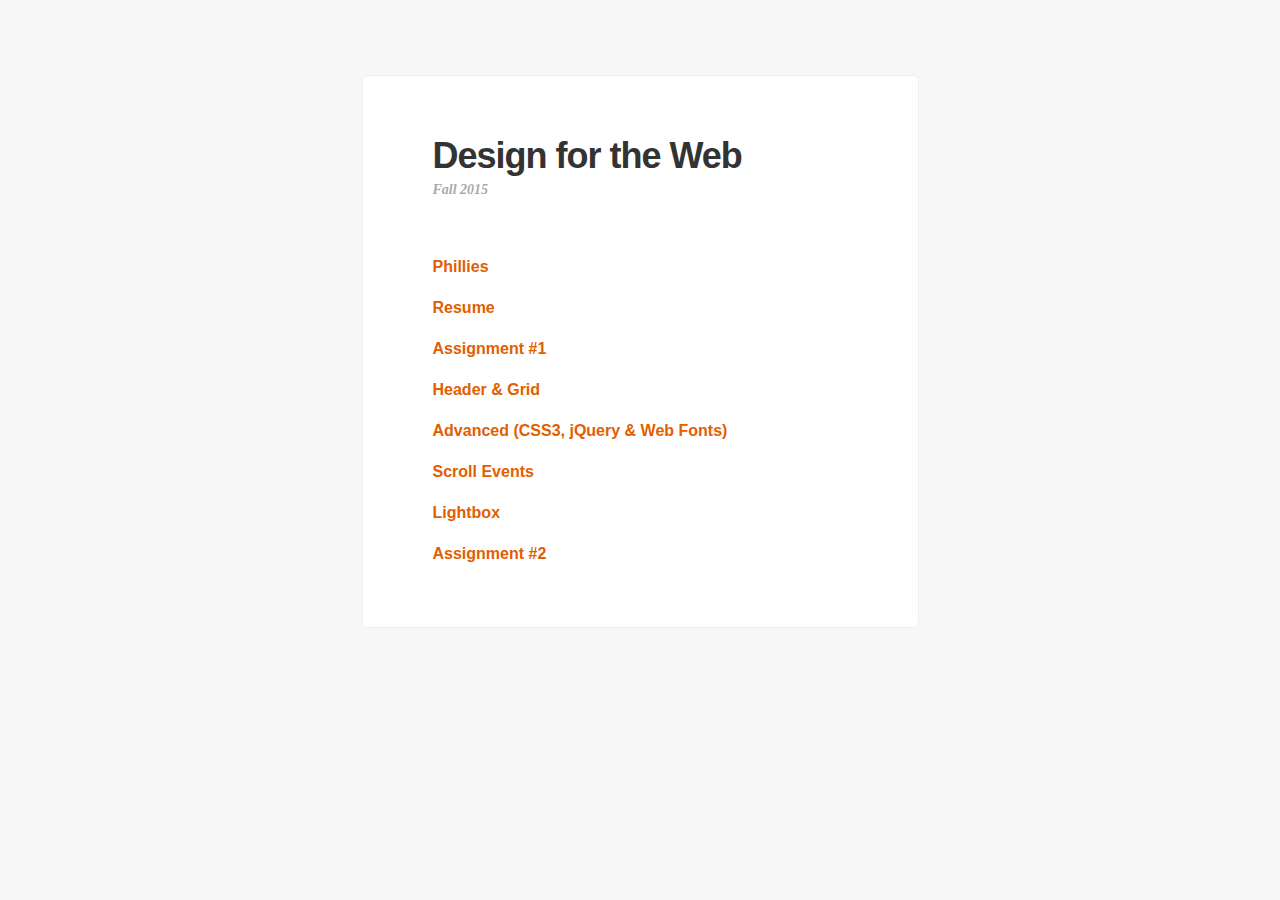
<file: index.html>
<!doctype html>
<html>
	<head>
		<title>Designing for the Web | Fall 2015</title>
		<style tylpe='text/css'>

			body{
				background: #f7f7f7;
				font-family: 'Helvetica', Arial, sans-serif;
				color:#333333;
				font-size:16px;
				line-height:1.0;
				font-weight: bold; 
			}

			a {
				text-decoration: none;
				color: #E25E00;
			}

			a:hover {
				opacity: .5px;
			}

			div{
				margin: 75px auto;
				max-width: 415px;
				background:#FFFFFF;
				padding: 60px 70px 40px 70px;
				border-radius: 5px;
				border: 1px solid #EEEEEE;
			}

			h1{
				font-size: 36px;
				line-height: 1.1;
				margin: 0;
				letter-spacing: -1px;

			}

			h2{
				font-size:14px;
				font-family: Georgia, serif;
				color:#AAAAAA;
				line-height: 2.0;
				font-style: italic;
				margin: 0 0 55px 0; 
			}
			ul{
				list-style-type: none;
				padding:0;
				margin: 0;
			}
			li{
				padding-bottom: 25px;

			}



		</style>
			</head>
	<body>
	<div>
		<h1>Design for the Web</h1>
		<h2> Fall 2015</h2>


		<ul>
			<li><a href='/phillies/index2'>Phillies</a></li>
			<li><a href='/Resume/index2'>Resume</a></li>
			<li><a href='/Assignment1'>Assignment #1</a></li>
			<li><a href='/header'>Header &amp; Grid</a></li>
			<li><a href='/Week12-PracticeCode/web-fonts'>Advanced (CSS3, jQuery &amp; Web Fonts)</a></li>
			<li><a href='/Week10-Assets/scrolling'>Scroll Events</a></li>
			<li><a href='/Week12-PracticeCode/lightbox'>Lightbox</a></li>
			<li><a href='/Assignment2/index1'>Assignment #2</a></li>
			
		<!--h-->

		</ul>


	</div>
	</body>












</html>
</file>
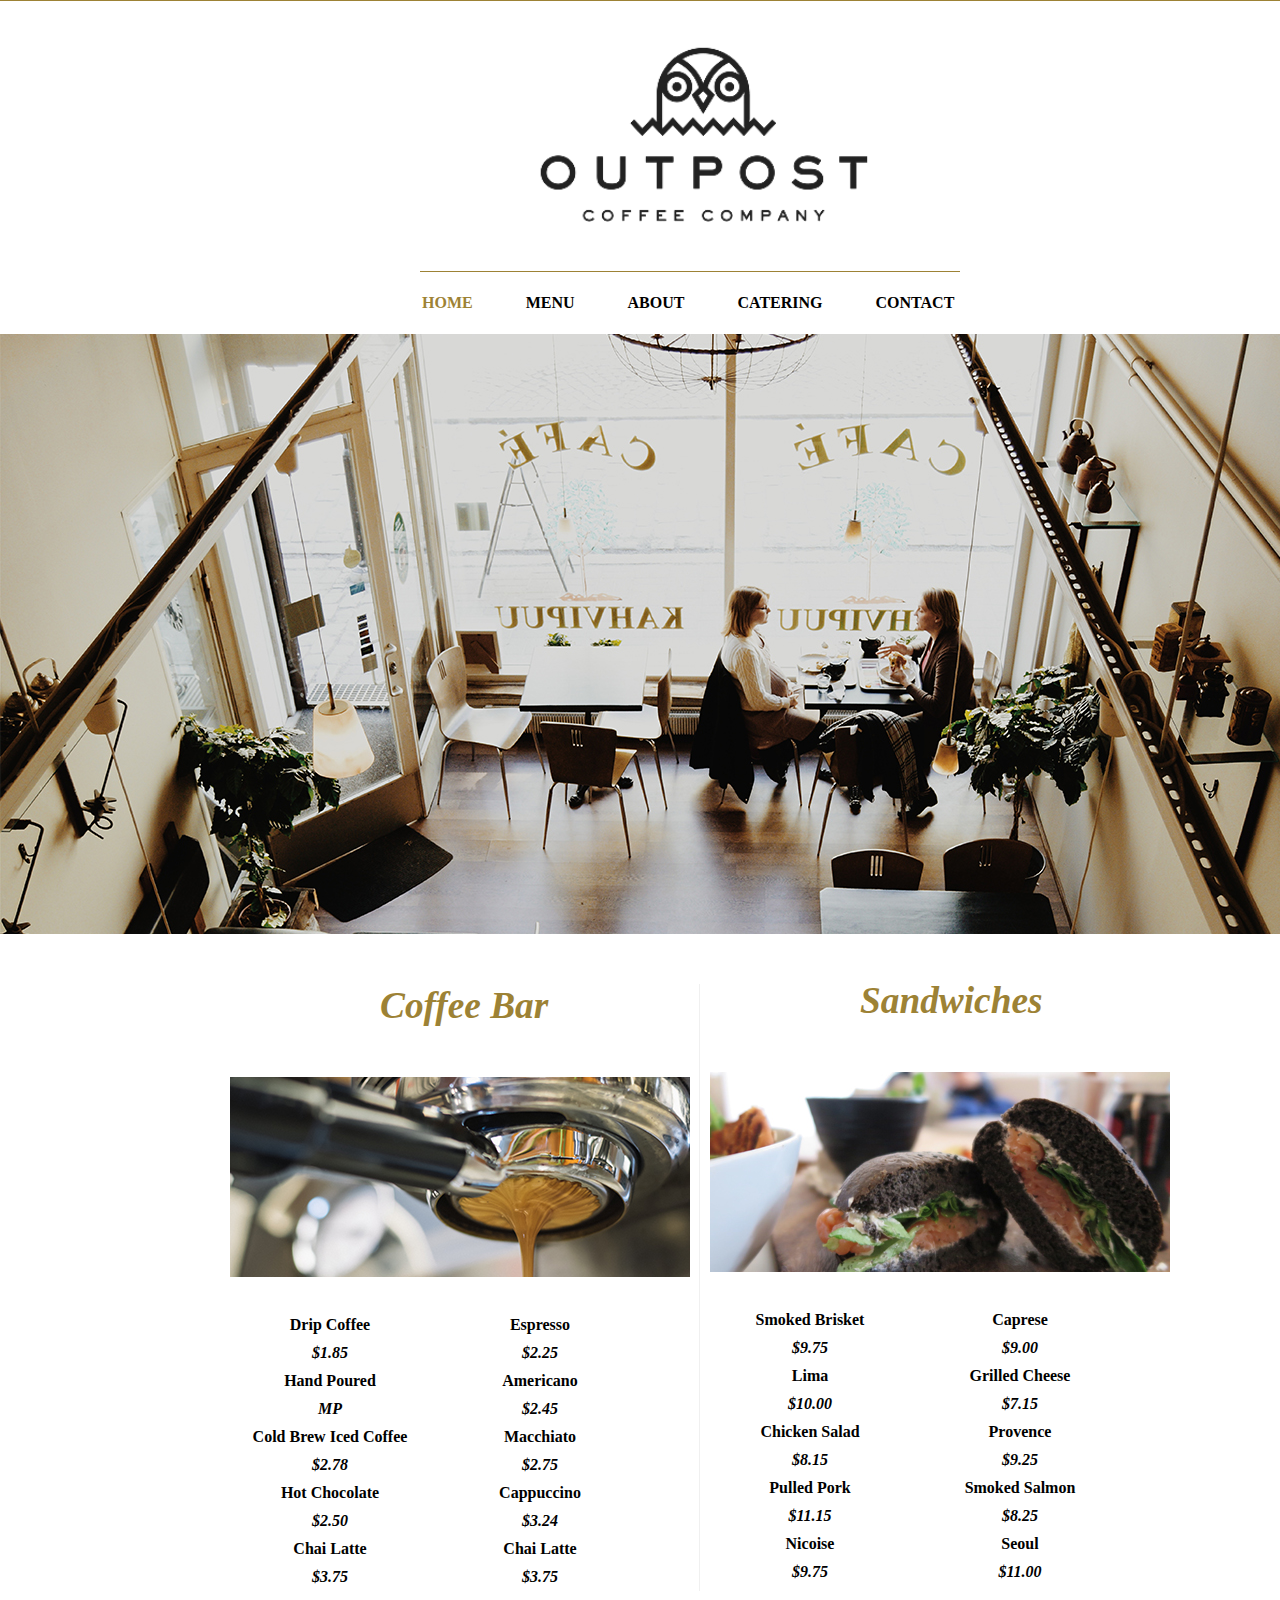
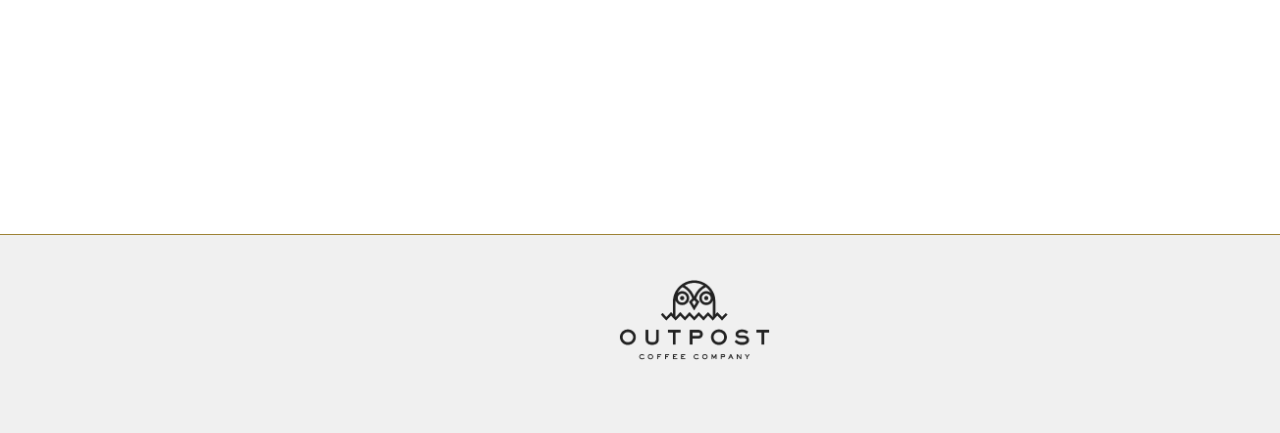
<file: Assignment1/index.html>
<!doctype html>
<html>
	<head>
	<title>Assignment One</title>
		<link type="text/css" href="Files/css/styles.css" rel="stylesheet" />
	</head>
<!--assignment one-->


<body>
	<header>
			<div class='logo'>
				<img src="Files/images/outpost-logo.png" alt='Outpost Coffee' style='width: 350px;'/> 
			</div>
			
			<div class='navigation'>
				<table class='navbar'>
					<tr class='website'>
						<td><a class='website' href='https://cjmills.github.io' target='_blank'><span class='home'>HOME</span></a> </td>
						<td><a class='website' href='https://cjmills.github.io' target='_blank'>MENU</a></td>
						<td><a class='website' href='https://cjmills.github.io' target='_blank'>ABOUT</a></td>
						<td><a class='website' href='https://cjmills.github.io' target='_blank'>CATERING</a></td>
						<td><a class='website' href='https://cjmills.github.io' target='_blank'>CONTACT</a></td>
				
				</table>


			</div>
		</header>
		<body>
			<div class="mainpic">
			<img src="Files/images/coffeeshop-hero.jpg" alt='Outpost Coffee' style= 'width: 100%;'/>
			</div>
<div class='fix'> <!-- master div to fix sandwich's drifting-->
			<div class='drinks'>
				<h2> Coffee Bar
				</h2>
				<div class='product'>
					<img src="Files/images/coffee-bar.jpg" alt='Coffee'/>
				</div>
				<div class='menu_left'>
					<ul>
						<li class='item'>Drip Coffee</li>
						<li class='price'>$1.85</li>
						<li class='item'>Hand Poured</li>
						<li class='price'>MP</li>
						<li class='item'>Cold Brew Iced Coffee</li>
						<li class='price'>$2.78</li>
						<li class='item'>Hot Chocolate</li>
						<li class='price'>$2.50</li>
						<li class='item'>Chai Latte</li>
						<li class='price'>$3.75</li>

					</ul>
				</div>
					<div class='menu_right'>
					<ul>
						<li class='item'>Espresso</li>
						<li class='price'>$2.25</li>
						<li class='item'>Americano</li>
						<li class='price'>$2.45</li>
						<li class='item'>Macchiato</li>
						<li class='price'>$2.75</li>
						<li class='item'>Cappuccino</li>
						<li class='price'>$3.24</li>
						<li class='item'>Chai Latte</li>
						<li class='price'>$3.75</li>

					</ul>
				</div>
			</div>
				<div class='food'>
					<h2> Sandwiches
					</h2>
					<div class='product'>
						<img src="Files/images/sandwiches.jpg" alt='Coffee'/>
					</div>
				<div class='menu_left'>
					<ul>
						<li class='item'>Smoked Brisket</li>
						<li class='price'>$9.75</li>
						<li class='item'>Lima</li>
						<li class='price'>$10.00</li>
						<li class='item'>Chicken Salad</li>
						<li class='price'>$8.15</li>
						<li class='item'>Pulled Pork</li>
						<li class='price'>$11.15</li>
						<li class='item'>Nicoise</li>
						<li class='price'>$9.75</li>

					</ul>
				</div>
					<div class='menu_right'>
						<ul>
							<li class='item'>Caprese</li>
							<li class='price'>$9.00</li>
							<li class='item'>Grilled Cheese</li>
							<li class='price'>$7.15</li>
							<li class='item'>Provence</li>
							<li class='price'>$9.25</li>
							<li class='item'>Smoked Salmon</li>
							<li class='price'>$8.25</li>
							<li class='item'>Seoul</li>
							<li class='price'>$11.00</li>

						</ul>
					</div>
				</div>
			
</div>

			<div class="bottombox">
				<div class="tinypic">
				<img src="Files/images/outpost-logo.png" alt='Outpost Coffee' style= 'width: 160px;';/>
				</div>
				<br/>
			</div>


		</body>

</body>
</html>
</file>
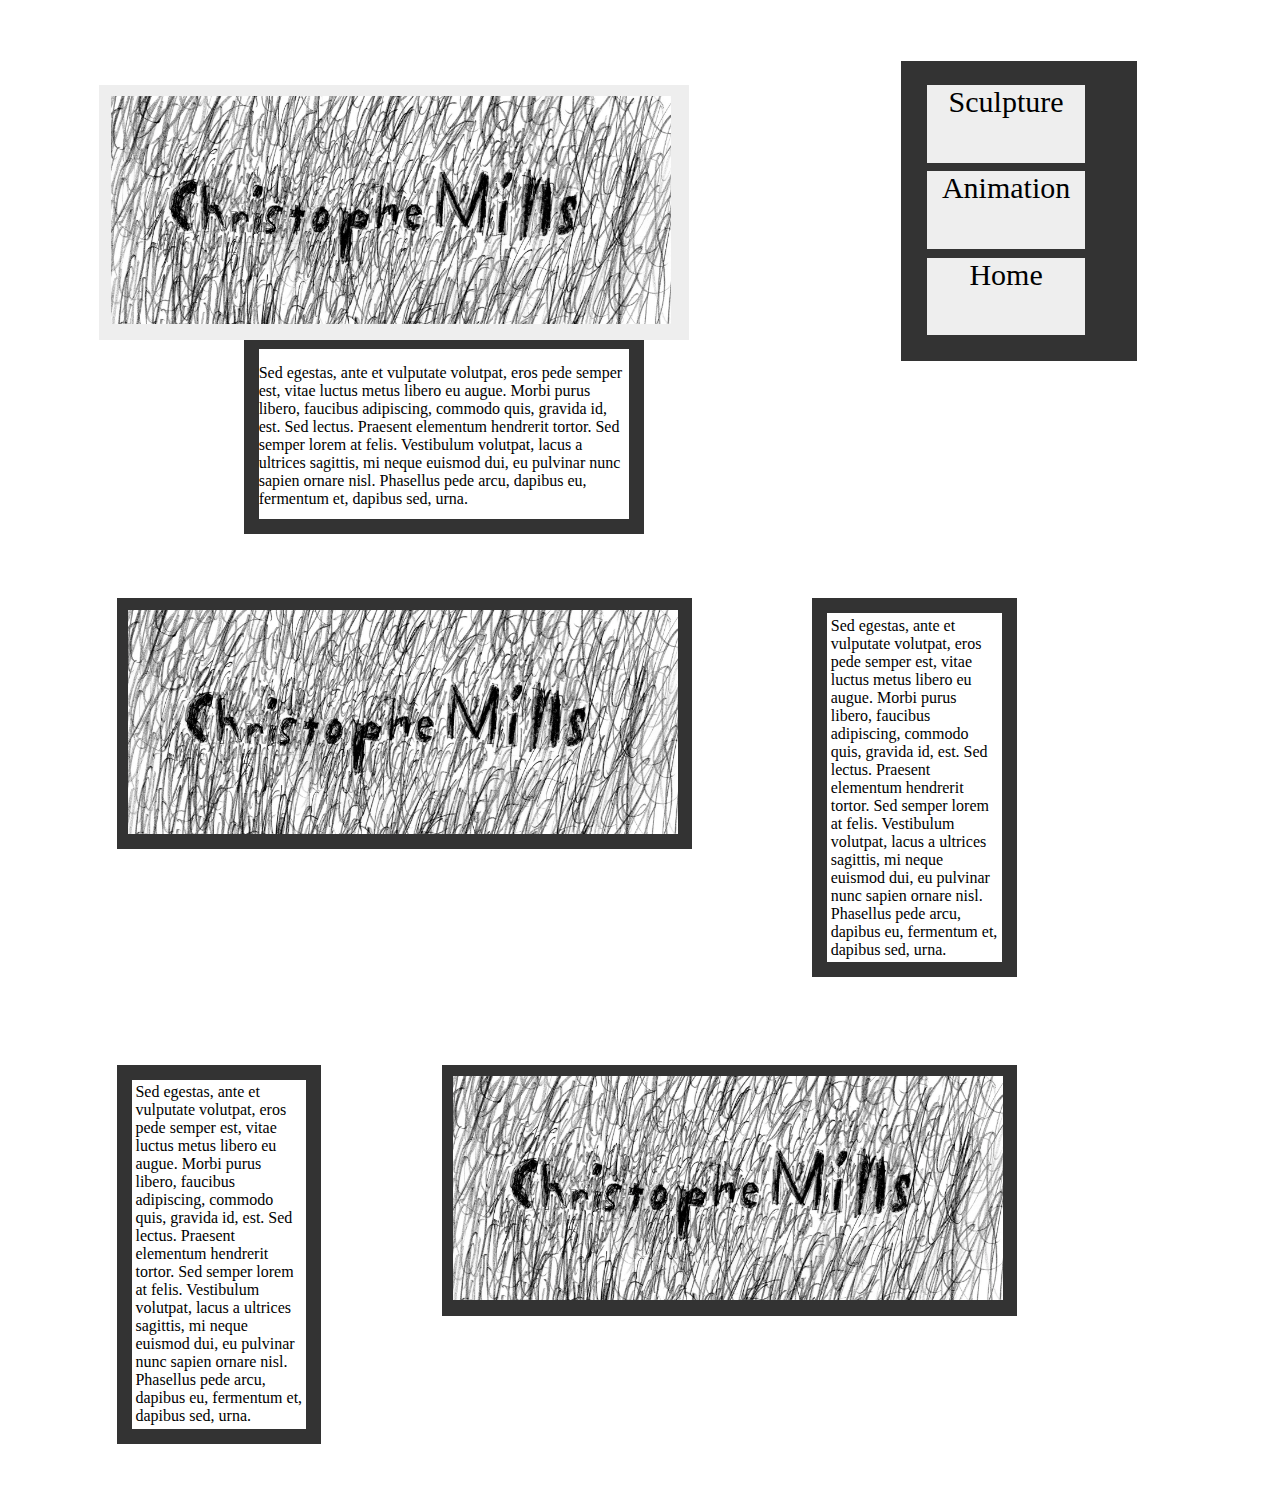
<file: Assignment2/index.html>
<!doctype html>
<html>
	<head>
	<title>Portfolio Site</title>
		<link type="text/css" href="files/css/styles.css" rel="stylesheet" />


	</head>
<!--FINAL-->


<body>

	<header>
	<div class='logo'>
	<img src="files/images/img001.jpg" style="width: 95%;"/>
</div>
	<div class='navBar'>
		<ul class='MultiLink'>
			
			<li class='LinkNull'><a class='linkTextNull' href='https://cjmills.github.io'>Sculpture</a></li>
			<li class='LinkOne'><a class='linkText1' href='https://cjmills.github.io'>Animation</a></li>
			<li class='LinkTwo'><a class='linkText2' href='https://cjmills.github.io'>Home</a></li>

		</ul>
	</div>	

		
		</header>

		<body>
			
		<div class='about'>
			<p class='textDes'>Sed egestas, ante et vulputate volutpat, eros pede semper est, vitae luctus metus libero eu augue. Morbi purus libero, faucibus adipiscing, commodo quis, gravida id, est. Sed lectus. Praesent elementum hendrerit tortor. Sed semper lorem at felis. Vestibulum volutpat, lacus a ultrices sagittis, mi neque euismod dui, eu pulvinar nunc sapien ornare nisl. Phasellus pede arcu, dapibus eu, fermentum et, dapibus sed, urna.</p>

		</div>	
		
		<div class='main'>
		<div class='pageOneOutline'>
			<div class="pageOneImage">
				<img src="files/images/img001.jpg" style="width: 550px;"/>
			</div>
			<div class="pageOneAbout">
				<p>Sed egestas, ante et vulputate volutpat, eros pede semper est, vitae luctus metus libero eu augue. Morbi purus libero, faucibus adipiscing, commodo quis, gravida id, est. Sed lectus. Praesent elementum hendrerit tortor. Sed semper lorem at felis. Vestibulum volutpat, lacus a ultrices sagittis, mi neque euismod dui, eu pulvinar nunc sapien ornare nisl. Phasellus pede arcu, dapibus eu, fermentum et, dapibus sed, urna.</p>
			</div>
			
		</div>
		<div class='pageTwoOutline'>
			<div class="pageTwoAbout">
				<p>Sed egestas, ante et vulputate volutpat, eros pede semper est, vitae luctus metus libero eu augue. Morbi purus libero, faucibus adipiscing, commodo quis, gravida id, est. Sed lectus. Praesent elementum hendrerit tortor. Sed semper lorem at felis. Vestibulum volutpat, lacus a ultrices sagittis, mi neque euismod dui, eu pulvinar nunc sapien ornare nisl. Phasellus pede arcu, dapibus eu, fermentum et, dapibus sed, urna.</p>
			</div>
			<div class="pageTwoImage">
				<img src="files/images/img001.jpg" style="width: 550px"/>
			</div>
		</div>
	</div>
		</body>

</body>
</html>
</file>
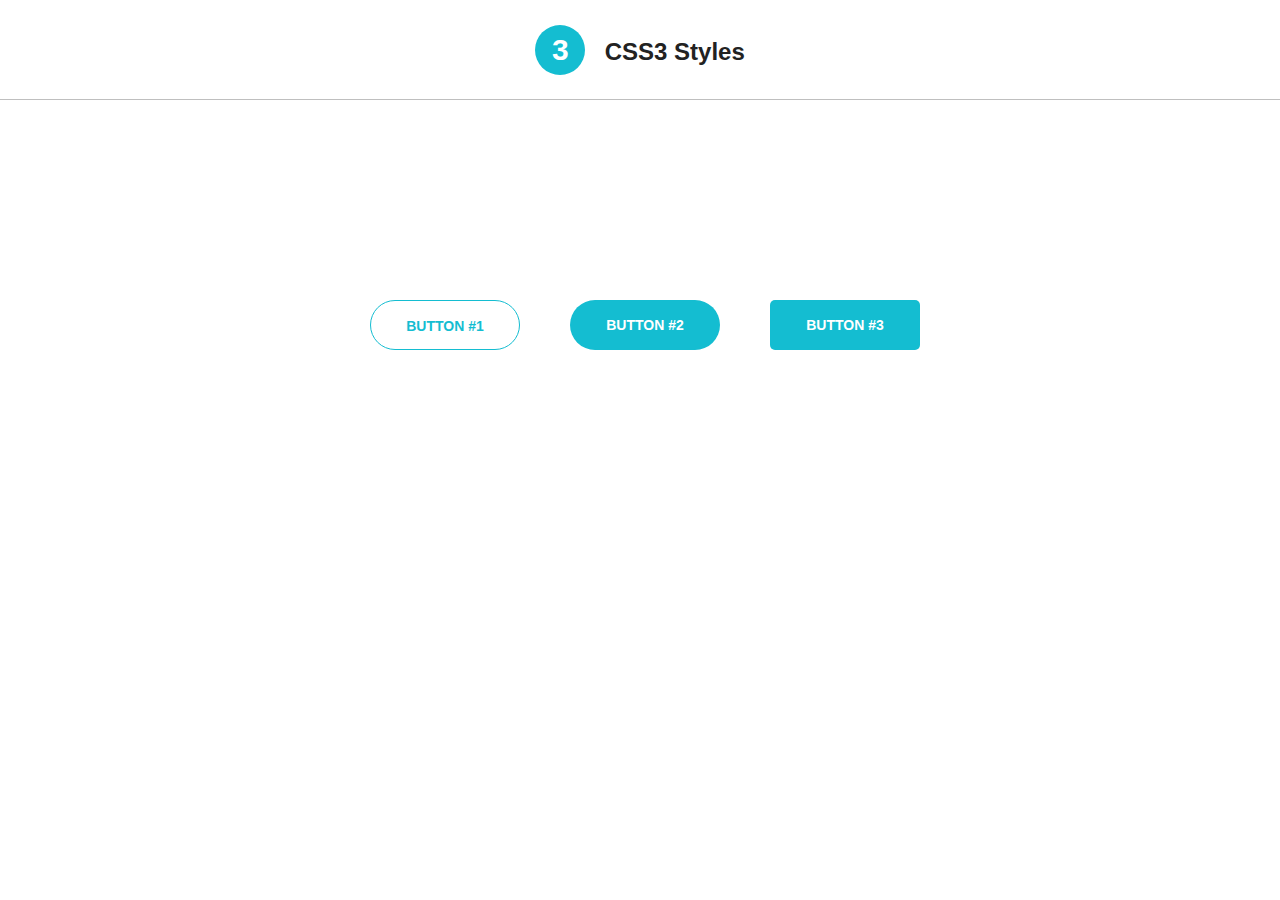
<file: css3-button/index.html>
<!doctype html>
<html>
  <head>
    <title>Practice Site 3 | CSS3 Styles</title>

    <link type="text/css" href="files/css/styles.css" rel="stylesheet" />
  </head>

  <body>
    <header>
      <div class="inner-wrapper">
        <div class="logo">
          <a href="">
            <h1>3</h1>
            <h2>CSS3 Styles</h2>
          </a>
        </div>
      </div>
    </header>

    <div class="content">
      <div class="button-wrapper">
        <a class="button one" href="">Button #1</a>
        <a class="button two" href="">Button #2</a>
        <a class="button three" href="">Button #3</a>
      </div>
    </div>
  </body>
</html>
</file>
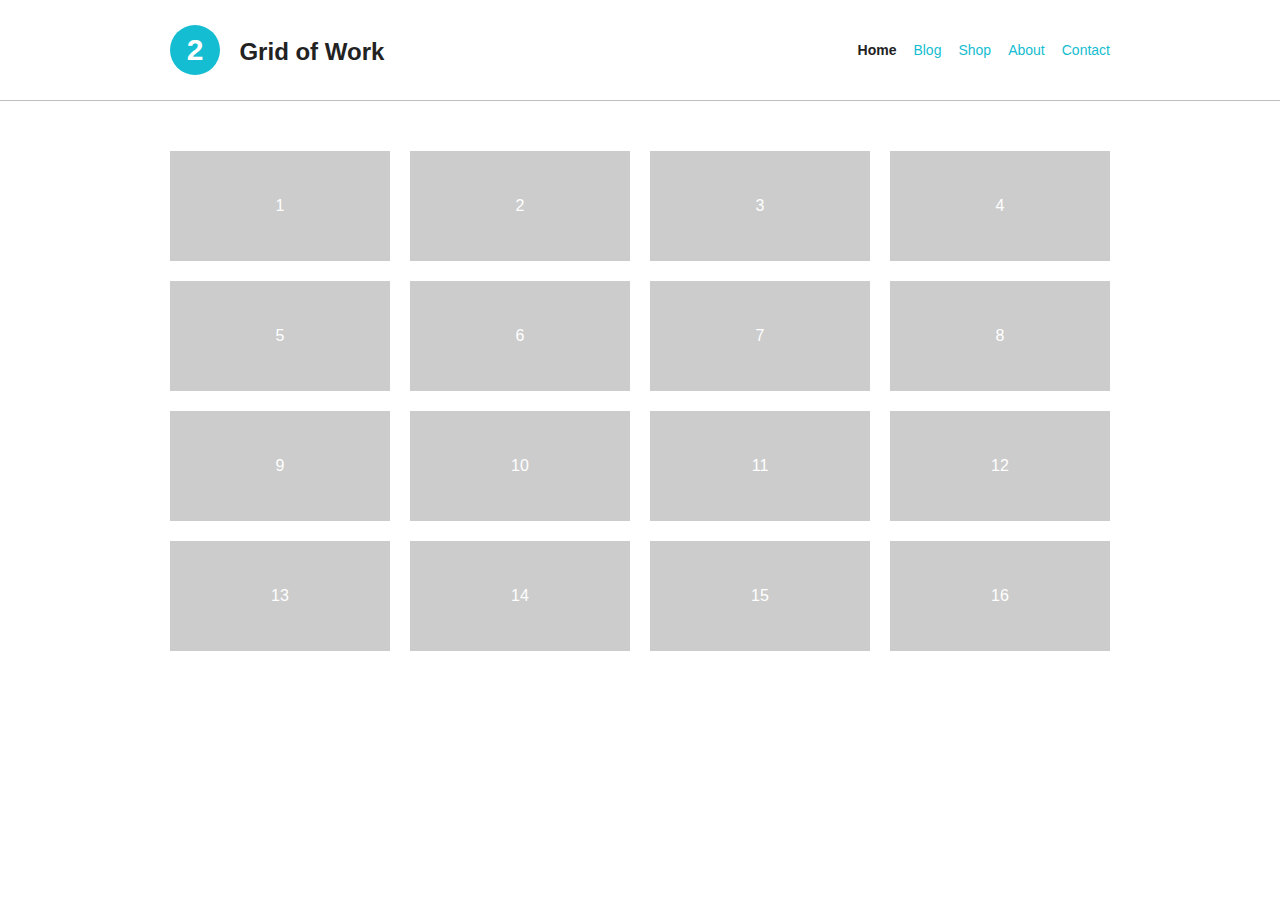
<file: grid/index.html>
<!doctype html>
<html>
  <head>
    <title>Practice Site 2 | Grid of Work</title>

    <link type="text/css" href="files/css/styles.css" rel="stylesheet" />
  </head>

  <body>
    <header>
      <div id="inner-wrapper">
        <div id="logo">
          <a href="">
            <h1>2</h1>
            <h2>Grid of Work</h2>
          </a>
        </div>
        <div id="nav">
          <ul>
            <li class="active"><a href="http://yoursite.com" target="_self">Home</a></li>
            <li><a href="http://yoursite.com/blog" target="_self">Blog</a></li>
            <li><a href="http://yoursite.com/about" target="_self">Shop</a></li>
            <li><a href="http://yoursite.com/about" target="_self">About</a></li>
            <li><a href="http://yoursite.com/contact" target="_self">Contact</a></li>
          </ul>
        </div>
      </div>
    </header>

    <div id="content">
      <div class="row-1">
        <a href=""><div class="project">1</div></a>
        <a href=""><div class="project">2</div></a>
        <a href=""><div class="project">3</div></a>
        <a href=""><div class="project last">4</div></a>
      </div>
      <div class="row-2">
        <a href=""><div class="project">5</div></a>
        <a href=""><div class="project">6</div></a>
        <a href=""><div class="project">7</div></a>
        <a href=""><div class="project last">8</div></a>
      </div>
      <div class="row-3">
        <a href=""><div class="project">9</div></a>
        <a href=""><div class="project">10</div></a>
        <a href=""><div class="project">11</div></a>
        <a href=""><div class="project last">12</div></a>
      </div>
      <div class="row-4">
        <a href=""><div class="project">13</div></a>
        <a href=""><div class="project">14</div></a>
        <a href=""><div class="project">15</div></a>
        <a href=""><div class="project last">16</div></a>
      </div>
    </div>
  </body>
</html>
</file>
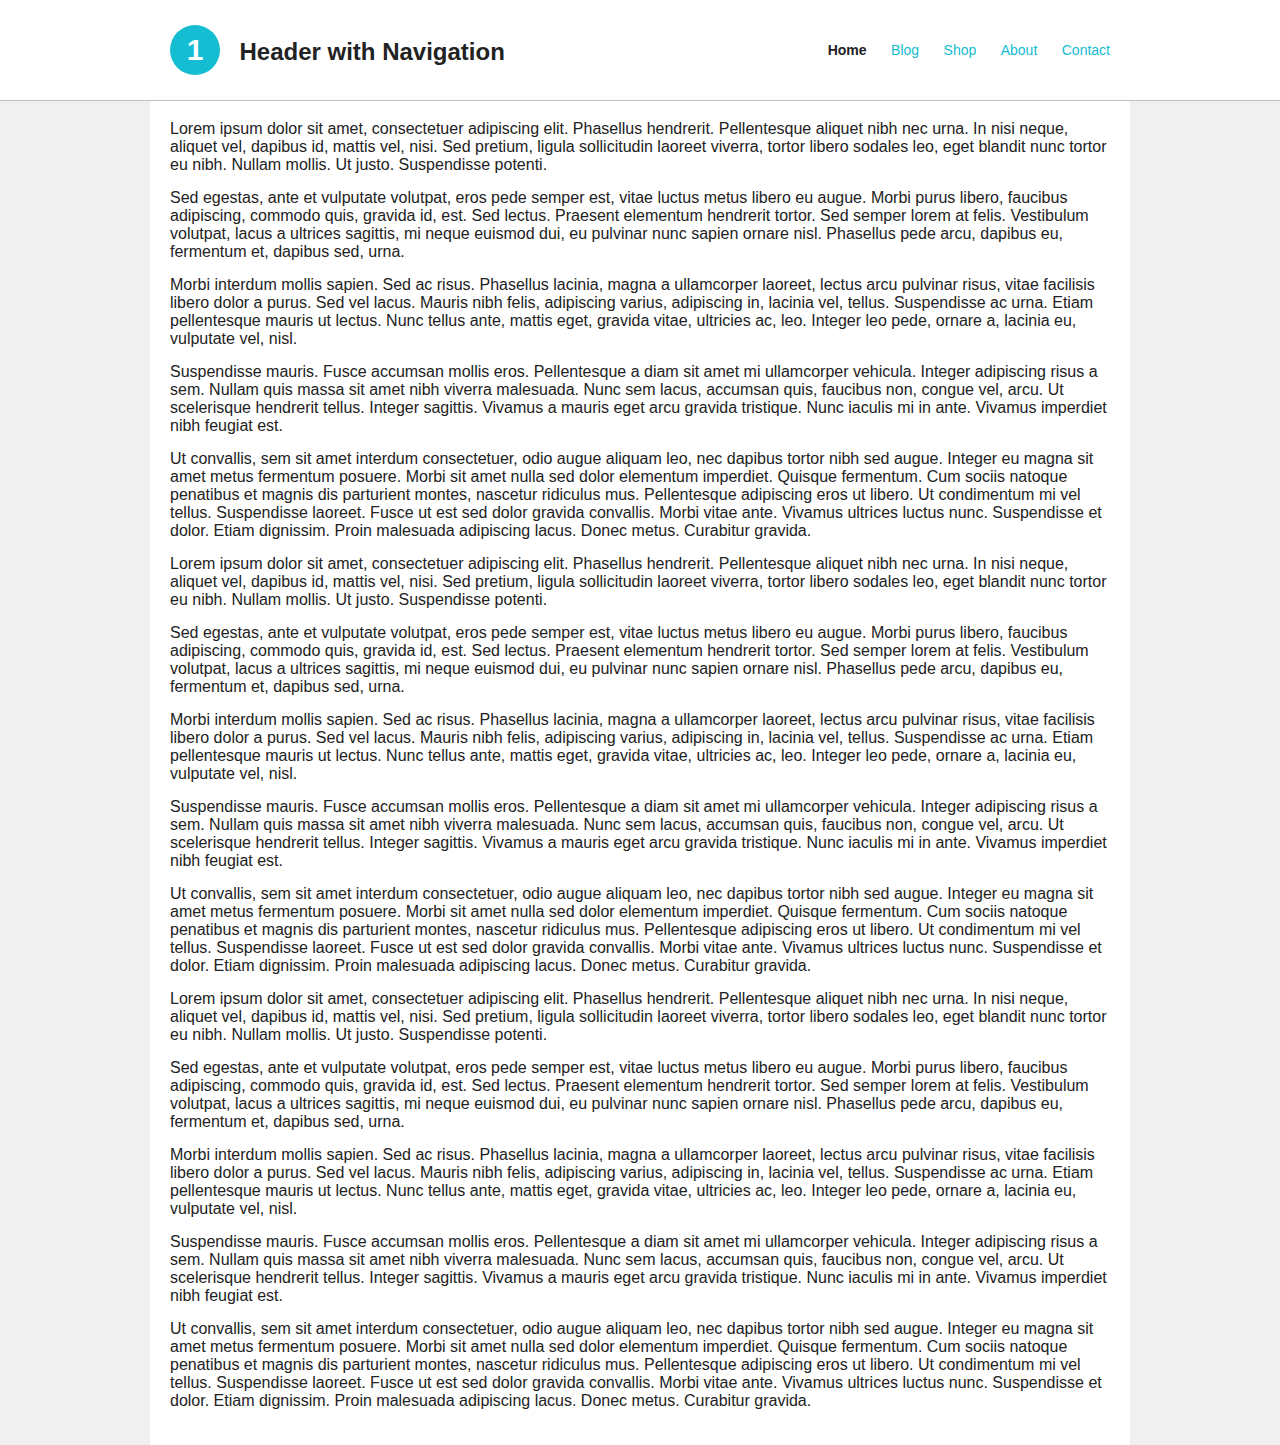
<file: header/index.html>
<!doctype html>
<html>
  <head>
    <title>Practice Site 1 | Header with Navigation</title>

    <link type="text/css" href="files/css/styles.css" rel="stylesheet" />
  </head>

  <body>
    <header>
      <div id="inner-wrapper">
        <div id="logo">
          <a href="http://ryjohnson.com">
            <h1>1</h1>
            <h2>Header with Navigation</h2>
          </a>
        </div>
        <div id="nav">
          <ul>
            <li class='active'><a href="http://yoursite.com" target="_self">Home</a></li>
            <li><a href="http://yoursite.com/blog" target="_self">Blog</a></li>
            <li><a href="http://yoursite.com/about" target="_self">Shop</a></li>
            <li><a href="http://yoursite.com/about" target="_self">About</a></li>
            <li><a href="http://yoursite.com/contact" target="_self">Contact</a></li>
          </ul>
        </div>
      </div>
    </header>

    <div id="content">
      <p>Lorem ipsum dolor sit amet, consectetuer adipiscing elit. Phasellus hendrerit. Pellentesque aliquet nibh nec urna. In nisi neque, aliquet vel, dapibus id, mattis vel, nisi. Sed pretium, ligula sollicitudin laoreet viverra, tortor libero sodales leo, eget blandit nunc tortor eu nibh. Nullam mollis. Ut justo. Suspendisse potenti.</p>

      <p>Sed egestas, ante et vulputate volutpat, eros pede semper est, vitae luctus metus libero eu augue. Morbi purus libero, faucibus adipiscing, commodo quis, gravida id, est. Sed lectus. Praesent elementum hendrerit tortor. Sed semper lorem at felis. Vestibulum volutpat, lacus a ultrices sagittis, mi neque euismod dui, eu pulvinar nunc sapien ornare nisl. Phasellus pede arcu, dapibus eu, fermentum et, dapibus sed, urna.</p>

      <p>Morbi interdum mollis sapien. Sed ac risus. Phasellus lacinia, magna a ullamcorper laoreet, lectus arcu pulvinar risus, vitae facilisis libero dolor a purus. Sed vel lacus. Mauris nibh felis, adipiscing varius, adipiscing in, lacinia vel, tellus. Suspendisse ac urna. Etiam pellentesque mauris ut lectus. Nunc tellus ante, mattis eget, gravida vitae, ultricies ac, leo. Integer leo pede, ornare a, lacinia eu, vulputate vel, nisl.</p>

      <p>Suspendisse mauris. Fusce accumsan mollis eros. Pellentesque a diam sit amet mi ullamcorper vehicula. Integer adipiscing risus a sem. Nullam quis massa sit amet nibh viverra malesuada. Nunc sem lacus, accumsan quis, faucibus non, congue vel, arcu. Ut scelerisque hendrerit tellus. Integer sagittis. Vivamus a mauris eget arcu gravida tristique. Nunc iaculis mi in ante. Vivamus imperdiet nibh feugiat est.</p>

      <p>Ut convallis, sem sit amet interdum consectetuer, odio augue aliquam leo, nec dapibus tortor nibh sed augue. Integer eu magna sit amet metus fermentum posuere. Morbi sit amet nulla sed dolor elementum imperdiet. Quisque fermentum. Cum sociis natoque penatibus et magnis dis parturient montes, nascetur ridiculus mus. Pellentesque adipiscing eros ut libero. Ut condimentum mi vel tellus. Suspendisse laoreet. Fusce ut est sed dolor gravida convallis. Morbi vitae ante. Vivamus ultrices luctus nunc. Suspendisse et dolor. Etiam dignissim. Proin malesuada adipiscing lacus. Donec metus. Curabitur gravida.</p>

      <p>Lorem ipsum dolor sit amet, consectetuer adipiscing elit. Phasellus hendrerit. Pellentesque aliquet nibh nec urna. In nisi neque, aliquet vel, dapibus id, mattis vel, nisi. Sed pretium, ligula sollicitudin laoreet viverra, tortor libero sodales leo, eget blandit nunc tortor eu nibh. Nullam mollis. Ut justo. Suspendisse potenti.</p>

      <p>Sed egestas, ante et vulputate volutpat, eros pede semper est, vitae luctus metus libero eu augue. Morbi purus libero, faucibus adipiscing, commodo quis, gravida id, est. Sed lectus. Praesent elementum hendrerit tortor. Sed semper lorem at felis. Vestibulum volutpat, lacus a ultrices sagittis, mi neque euismod dui, eu pulvinar nunc sapien ornare nisl. Phasellus pede arcu, dapibus eu, fermentum et, dapibus sed, urna.</p>

      <p>Morbi interdum mollis sapien. Sed ac risus. Phasellus lacinia, magna a ullamcorper laoreet, lectus arcu pulvinar risus, vitae facilisis libero dolor a purus. Sed vel lacus. Mauris nibh felis, adipiscing varius, adipiscing in, lacinia vel, tellus. Suspendisse ac urna. Etiam pellentesque mauris ut lectus. Nunc tellus ante, mattis eget, gravida vitae, ultricies ac, leo. Integer leo pede, ornare a, lacinia eu, vulputate vel, nisl.</p>

      <p>Suspendisse mauris. Fusce accumsan mollis eros. Pellentesque a diam sit amet mi ullamcorper vehicula. Integer adipiscing risus a sem. Nullam quis massa sit amet nibh viverra malesuada. Nunc sem lacus, accumsan quis, faucibus non, congue vel, arcu. Ut scelerisque hendrerit tellus. Integer sagittis. Vivamus a mauris eget arcu gravida tristique. Nunc iaculis mi in ante. Vivamus imperdiet nibh feugiat est.</p>

      <p>Ut convallis, sem sit amet interdum consectetuer, odio augue aliquam leo, nec dapibus tortor nibh sed augue. Integer eu magna sit amet metus fermentum posuere. Morbi sit amet nulla sed dolor elementum imperdiet. Quisque fermentum. Cum sociis natoque penatibus et magnis dis parturient montes, nascetur ridiculus mus. Pellentesque adipiscing eros ut libero. Ut condimentum mi vel tellus. Suspendisse laoreet. Fusce ut est sed dolor gravida convallis. Morbi vitae ante. Vivamus ultrices luctus nunc. Suspendisse et dolor. Etiam dignissim. Proin malesuada adipiscing lacus. Donec metus. Curabitur gravida.</p>

      <p>Lorem ipsum dolor sit amet, consectetuer adipiscing elit. Phasellus hendrerit. Pellentesque aliquet nibh nec urna. In nisi neque, aliquet vel, dapibus id, mattis vel, nisi. Sed pretium, ligula sollicitudin laoreet viverra, tortor libero sodales leo, eget blandit nunc tortor eu nibh. Nullam mollis. Ut justo. Suspendisse potenti.</p>

      <p>Sed egestas, ante et vulputate volutpat, eros pede semper est, vitae luctus metus libero eu augue. Morbi purus libero, faucibus adipiscing, commodo quis, gravida id, est. Sed lectus. Praesent elementum hendrerit tortor. Sed semper lorem at felis. Vestibulum volutpat, lacus a ultrices sagittis, mi neque euismod dui, eu pulvinar nunc sapien ornare nisl. Phasellus pede arcu, dapibus eu, fermentum et, dapibus sed, urna.</p>

      <p>Morbi interdum mollis sapien. Sed ac risus. Phasellus lacinia, magna a ullamcorper laoreet, lectus arcu pulvinar risus, vitae facilisis libero dolor a purus. Sed vel lacus. Mauris nibh felis, adipiscing varius, adipiscing in, lacinia vel, tellus. Suspendisse ac urna. Etiam pellentesque mauris ut lectus. Nunc tellus ante, mattis eget, gravida vitae, ultricies ac, leo. Integer leo pede, ornare a, lacinia eu, vulputate vel, nisl.</p>

      <p>Suspendisse mauris. Fusce accumsan mollis eros. Pellentesque a diam sit amet mi ullamcorper vehicula. Integer adipiscing risus a sem. Nullam quis massa sit amet nibh viverra malesuada. Nunc sem lacus, accumsan quis, faucibus non, congue vel, arcu. Ut scelerisque hendrerit tellus. Integer sagittis. Vivamus a mauris eget arcu gravida tristique. Nunc iaculis mi in ante. Vivamus imperdiet nibh feugiat est.</p>

      <p>Ut convallis, sem sit amet interdum consectetuer, odio augue aliquam leo, nec dapibus tortor nibh sed augue. Integer eu magna sit amet metus fermentum posuere. Morbi sit amet nulla sed dolor elementum imperdiet. Quisque fermentum. Cum sociis natoque penatibus et magnis dis parturient montes, nascetur ridiculus mus. Pellentesque adipiscing eros ut libero. Ut condimentum mi vel tellus. Suspendisse laoreet. Fusce ut est sed dolor gravida convallis. Morbi vitae ante. Vivamus ultrices luctus nunc. Suspendisse et dolor. Etiam dignissim. Proin malesuada adipiscing lacus. Donec metus. Curabitur gravida.</p>
    </div>
  </body>
</html>
</file>
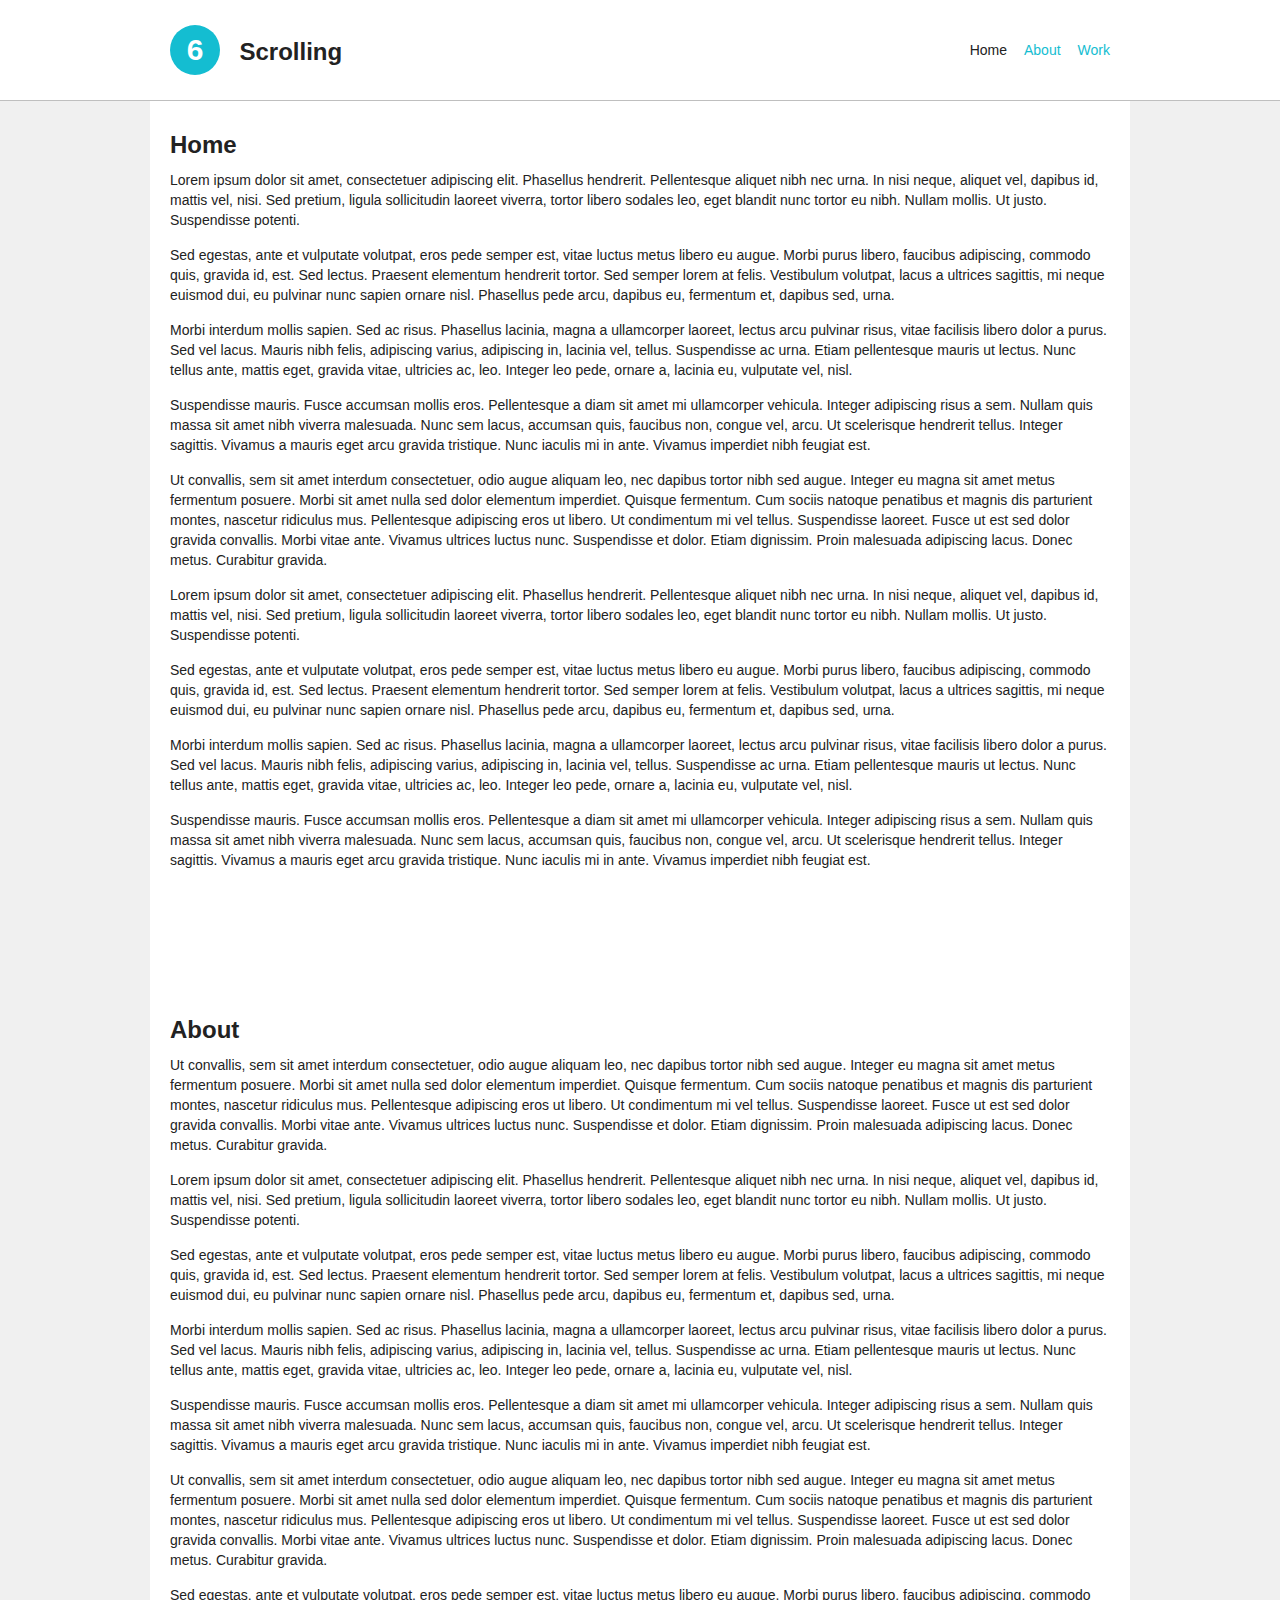
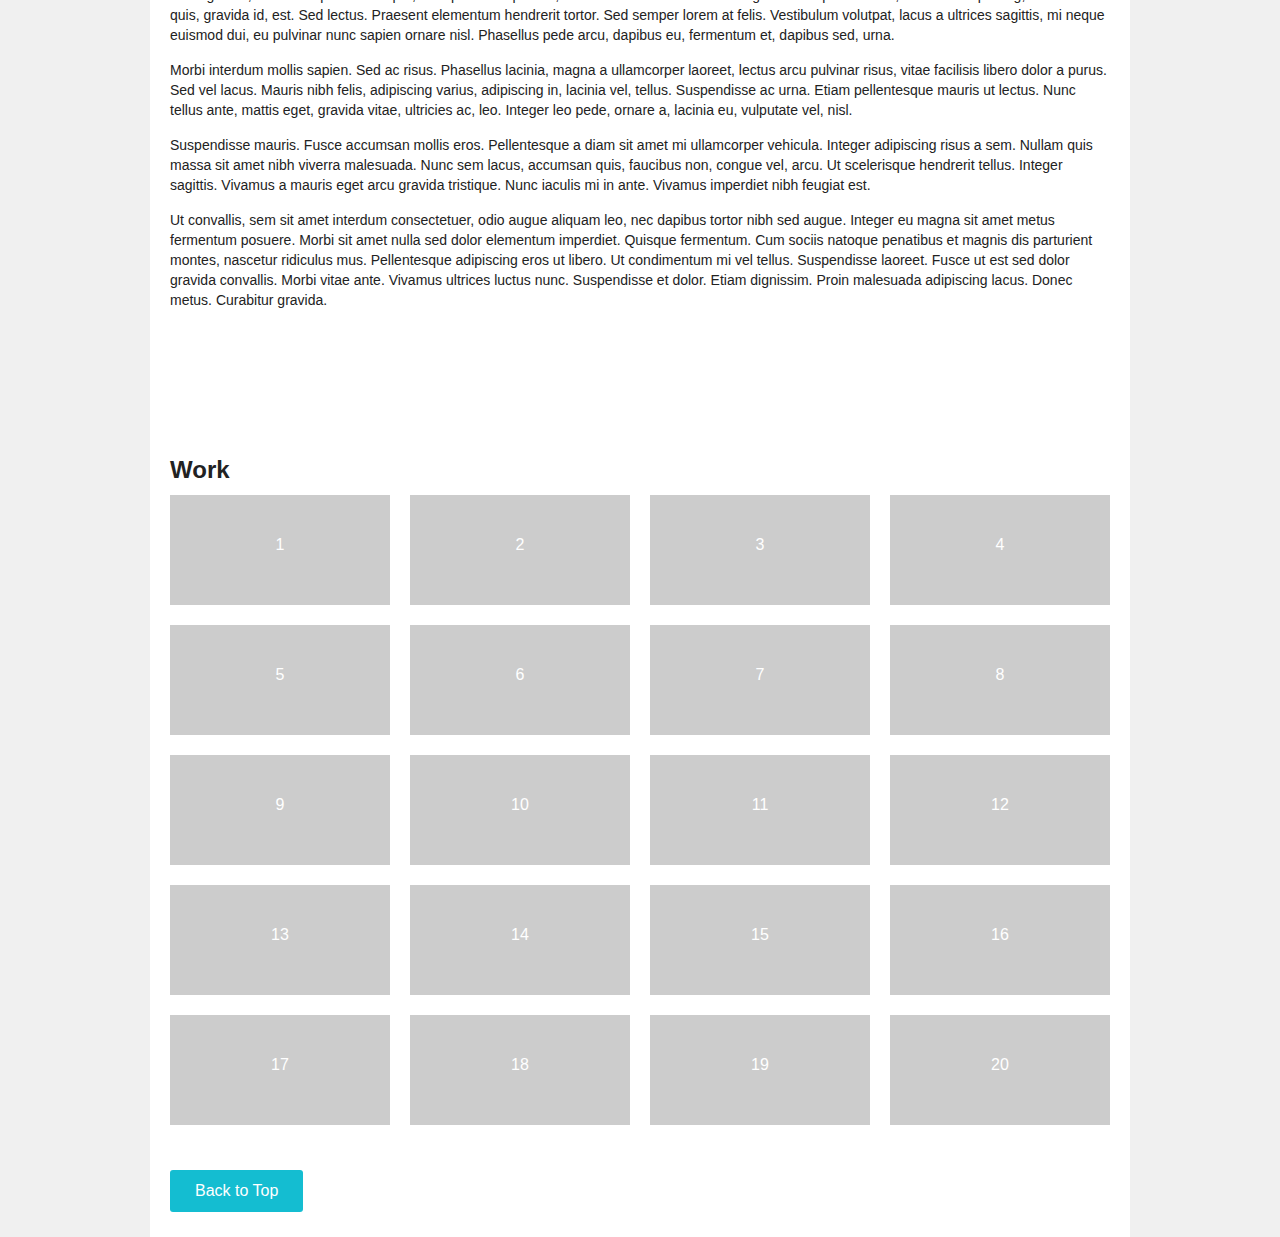
<file: Week10-Assets 2/scrolling/index.html>
<!doctype html>
<html>
  <head>
    <title>Practice Site 6 | Scrolling</title>

    <link type="text/css" href="files/css/styles.css" rel="stylesheet" />

    <script src="http://ajax.googleapis.com/ajax/libs/jquery/1.10.2/jquery.min.js"></script>
    <script src='files/js/scrollIt.min.js'></script>
    <script src='files/js/utilities.js'></script>

  </head>

  <body>
    <header>
      <div id="inner-wrapper">
        <div id="logo">
          <a href="">
            <h1>6</h1>
            <h2>Scrolling</h2>
          </a>
        </div>
        <div id="nav">
          <ul>
            <li><a class='active' data-scroll-nav='0'>Home</a></li>
            <li><a data-scroll-nav='1'>About</a></li>
            <li><a data-scroll-nav='2'>Work</a></li>
          </ul>
        </div>
      </div>
    </header>

    <div id="content">
      <div id="section-1" data-scroll-index='0'>
        <h2>Home</h2>

        <p>Lorem ipsum dolor sit amet, consectetuer adipiscing elit. Phasellus hendrerit. Pellentesque aliquet nibh nec urna. In nisi neque, aliquet vel, dapibus id, mattis vel, nisi. Sed pretium, ligula sollicitudin laoreet viverra, tortor libero sodales leo, eget blandit nunc tortor eu nibh. Nullam mollis. Ut justo. Suspendisse potenti.</p>

        <p>Sed egestas, ante et vulputate volutpat, eros pede semper est, vitae luctus metus libero eu augue. Morbi purus libero, faucibus adipiscing, commodo quis, gravida id, est. Sed lectus. Praesent elementum hendrerit tortor. Sed semper lorem at felis. Vestibulum volutpat, lacus a ultrices sagittis, mi neque euismod dui, eu pulvinar nunc sapien ornare nisl. Phasellus pede arcu, dapibus eu, fermentum et, dapibus sed, urna.</p>

        <p>Morbi interdum mollis sapien. Sed ac risus. Phasellus lacinia, magna a ullamcorper laoreet, lectus arcu pulvinar risus, vitae facilisis libero dolor a purus. Sed vel lacus. Mauris nibh felis, adipiscing varius, adipiscing in, lacinia vel, tellus. Suspendisse ac urna. Etiam pellentesque mauris ut lectus. Nunc tellus ante, mattis eget, gravida vitae, ultricies ac, leo. Integer leo pede, ornare a, lacinia eu, vulputate vel, nisl.</p>

        <p>Suspendisse mauris. Fusce accumsan mollis eros. Pellentesque a diam sit amet mi ullamcorper vehicula. Integer adipiscing risus a sem. Nullam quis massa sit amet nibh viverra malesuada. Nunc sem lacus, accumsan quis, faucibus non, congue vel, arcu. Ut scelerisque hendrerit tellus. Integer sagittis. Vivamus a mauris eget arcu gravida tristique. Nunc iaculis mi in ante. Vivamus imperdiet nibh feugiat est.</p>

        <p>Ut convallis, sem sit amet interdum consectetuer, odio augue aliquam leo, nec dapibus tortor nibh sed augue. Integer eu magna sit amet metus fermentum posuere. Morbi sit amet nulla sed dolor elementum imperdiet. Quisque fermentum. Cum sociis natoque penatibus et magnis dis parturient montes, nascetur ridiculus mus. Pellentesque adipiscing eros ut libero. Ut condimentum mi vel tellus. Suspendisse laoreet. Fusce ut est sed dolor gravida convallis. Morbi vitae ante. Vivamus ultrices luctus nunc. Suspendisse et dolor. Etiam dignissim. Proin malesuada adipiscing lacus. Donec metus. Curabitur gravida.</p>

        <p>Lorem ipsum dolor sit amet, consectetuer adipiscing elit. Phasellus hendrerit. Pellentesque aliquet nibh nec urna. In nisi neque, aliquet vel, dapibus id, mattis vel, nisi. Sed pretium, ligula sollicitudin laoreet viverra, tortor libero sodales leo, eget blandit nunc tortor eu nibh. Nullam mollis. Ut justo. Suspendisse potenti.</p>

        <p>Sed egestas, ante et vulputate volutpat, eros pede semper est, vitae luctus metus libero eu augue. Morbi purus libero, faucibus adipiscing, commodo quis, gravida id, est. Sed lectus. Praesent elementum hendrerit tortor. Sed semper lorem at felis. Vestibulum volutpat, lacus a ultrices sagittis, mi neque euismod dui, eu pulvinar nunc sapien ornare nisl. Phasellus pede arcu, dapibus eu, fermentum et, dapibus sed, urna.</p>

        <p>Morbi interdum mollis sapien. Sed ac risus. Phasellus lacinia, magna a ullamcorper laoreet, lectus arcu pulvinar risus, vitae facilisis libero dolor a purus. Sed vel lacus. Mauris nibh felis, adipiscing varius, adipiscing in, lacinia vel, tellus. Suspendisse ac urna. Etiam pellentesque mauris ut lectus. Nunc tellus ante, mattis eget, gravida vitae, ultricies ac, leo. Integer leo pede, ornare a, lacinia eu, vulputate vel, nisl.</p>

        <p>Suspendisse mauris. Fusce accumsan mollis eros. Pellentesque a diam sit amet mi ullamcorper vehicula. Integer adipiscing risus a sem. Nullam quis massa sit amet nibh viverra malesuada. Nunc sem lacus, accumsan quis, faucibus non, congue vel, arcu. Ut scelerisque hendrerit tellus. Integer sagittis. Vivamus a mauris eget arcu gravida tristique. Nunc iaculis mi in ante. Vivamus imperdiet nibh feugiat est.</p>
      </div>

      <div id="section-2" data-scroll-index='1'>
        <h2>About</h2>

        <p>Ut convallis, sem sit amet interdum consectetuer, odio augue aliquam leo, nec dapibus tortor nibh sed augue. Integer eu magna sit amet metus fermentum posuere. Morbi sit amet nulla sed dolor elementum imperdiet. Quisque fermentum. Cum sociis natoque penatibus et magnis dis parturient montes, nascetur ridiculus mus. Pellentesque adipiscing eros ut libero. Ut condimentum mi vel tellus. Suspendisse laoreet. Fusce ut est sed dolor gravida convallis. Morbi vitae ante. Vivamus ultrices luctus nunc. Suspendisse et dolor. Etiam dignissim. Proin malesuada adipiscing lacus. Donec metus. Curabitur gravida.</p>

        <p>Lorem ipsum dolor sit amet, consectetuer adipiscing elit. Phasellus hendrerit. Pellentesque aliquet nibh nec urna. In nisi neque, aliquet vel, dapibus id, mattis vel, nisi. Sed pretium, ligula sollicitudin laoreet viverra, tortor libero sodales leo, eget blandit nunc tortor eu nibh. Nullam mollis. Ut justo. Suspendisse potenti.</p>

        <p>Sed egestas, ante et vulputate volutpat, eros pede semper est, vitae luctus metus libero eu augue. Morbi purus libero, faucibus adipiscing, commodo quis, gravida id, est. Sed lectus. Praesent elementum hendrerit tortor. Sed semper lorem at felis. Vestibulum volutpat, lacus a ultrices sagittis, mi neque euismod dui, eu pulvinar nunc sapien ornare nisl. Phasellus pede arcu, dapibus eu, fermentum et, dapibus sed, urna.</p>

        <p>Morbi interdum mollis sapien. Sed ac risus. Phasellus lacinia, magna a ullamcorper laoreet, lectus arcu pulvinar risus, vitae facilisis libero dolor a purus. Sed vel lacus. Mauris nibh felis, adipiscing varius, adipiscing in, lacinia vel, tellus. Suspendisse ac urna. Etiam pellentesque mauris ut lectus. Nunc tellus ante, mattis eget, gravida vitae, ultricies ac, leo. Integer leo pede, ornare a, lacinia eu, vulputate vel, nisl.</p>

        <p>Suspendisse mauris. Fusce accumsan mollis eros. Pellentesque a diam sit amet mi ullamcorper vehicula. Integer adipiscing risus a sem. Nullam quis massa sit amet nibh viverra malesuada. Nunc sem lacus, accumsan quis, faucibus non, congue vel, arcu. Ut scelerisque hendrerit tellus. Integer sagittis. Vivamus a mauris eget arcu gravida tristique. Nunc iaculis mi in ante. Vivamus imperdiet nibh feugiat est.</p>

        <p>Ut convallis, sem sit amet interdum consectetuer, odio augue aliquam leo, nec dapibus tortor nibh sed augue. Integer eu magna sit amet metus fermentum posuere. Morbi sit amet nulla sed dolor elementum imperdiet. Quisque fermentum. Cum sociis natoque penatibus et magnis dis parturient montes, nascetur ridiculus mus. Pellentesque adipiscing eros ut libero. Ut condimentum mi vel tellus. Suspendisse laoreet. Fusce ut est sed dolor gravida convallis. Morbi vitae ante. Vivamus ultrices luctus nunc. Suspendisse et dolor. Etiam dignissim. Proin malesuada adipiscing lacus. Donec metus. Curabitur gravida.</p>

        <p>Sed egestas, ante et vulputate volutpat, eros pede semper est, vitae luctus metus libero eu augue. Morbi purus libero, faucibus adipiscing, commodo quis, gravida id, est. Sed lectus. Praesent elementum hendrerit tortor. Sed semper lorem at felis. Vestibulum volutpat, lacus a ultrices sagittis, mi neque euismod dui, eu pulvinar nunc sapien ornare nisl. Phasellus pede arcu, dapibus eu, fermentum et, dapibus sed, urna.</p>

        <p>Morbi interdum mollis sapien. Sed ac risus. Phasellus lacinia, magna a ullamcorper laoreet, lectus arcu pulvinar risus, vitae facilisis libero dolor a purus. Sed vel lacus. Mauris nibh felis, adipiscing varius, adipiscing in, lacinia vel, tellus. Suspendisse ac urna. Etiam pellentesque mauris ut lectus. Nunc tellus ante, mattis eget, gravida vitae, ultricies ac, leo. Integer leo pede, ornare a, lacinia eu, vulputate vel, nisl.</p>

        <p>Suspendisse mauris. Fusce accumsan mollis eros. Pellentesque a diam sit amet mi ullamcorper vehicula. Integer adipiscing risus a sem. Nullam quis massa sit amet nibh viverra malesuada. Nunc sem lacus, accumsan quis, faucibus non, congue vel, arcu. Ut scelerisque hendrerit tellus. Integer sagittis. Vivamus a mauris eget arcu gravida tristique. Nunc iaculis mi in ante. Vivamus imperdiet nibh feugiat est.</p>

        <p>Ut convallis, sem sit amet interdum consectetuer, odio augue aliquam leo, nec dapibus tortor nibh sed augue. Integer eu magna sit amet metus fermentum posuere. Morbi sit amet nulla sed dolor elementum imperdiet. Quisque fermentum. Cum sociis natoque penatibus et magnis dis parturient montes, nascetur ridiculus mus. Pellentesque adipiscing eros ut libero. Ut condimentum mi vel tellus. Suspendisse laoreet. Fusce ut est sed dolor gravida convallis. Morbi vitae ante. Vivamus ultrices luctus nunc. Suspendisse et dolor. Etiam dignissim. Proin malesuada adipiscing lacus. Donec metus. Curabitur gravida.</p>
      </div>

      <div id="section-3" data-scroll-index='2'>
        <h2>Work</h2>

        <div class="row-1">
          <a href=""><div class="project">1</div></a>
          <a href=""><div class="project">2</div></a>
          <a href=""><div class="project">3</div></a>
          <a href=""><div class="project last">4</div></a>
        </div>
        <div class="row-2">
          <a href=""><div class="project">5</div></a>
          <a href=""><div class="project">6</div></a>
          <a href=""><div class="project">7</div></a>
          <a href=""><div class="project last">8</div></a>
        </div>
        <div class="row-3">
          <a href=""><div class="project">9</div></a>
          <a href=""><div class="project">10</div></a>
          <a href=""><div class="project">11</div></a>
          <a href=""><div class="project last">12</div></a>
        </div>
        <div class="row-4">
          <a href=""><div class="project">13</div></a>
          <a href=""><div class="project">14</div></a>
          <a href=""><div class="project">15</div></a>
          <a href=""><div class="project last">16</div></a>
        </div>
        <div class="row-5">
          <a href=""><div class="project">17</div></a>
          <a href=""><div class="project">18</div></a>
          <a href=""><div class="project">19</div></a>
          <a href=""><div class="project last">20</div></a>
        </div>

        <a class="back-to-top" data-scroll-goto='0'>Back to Top</a>
      </div>
      <div id="clearfix"></div>
    </div>
  </body>
</html>
</file>
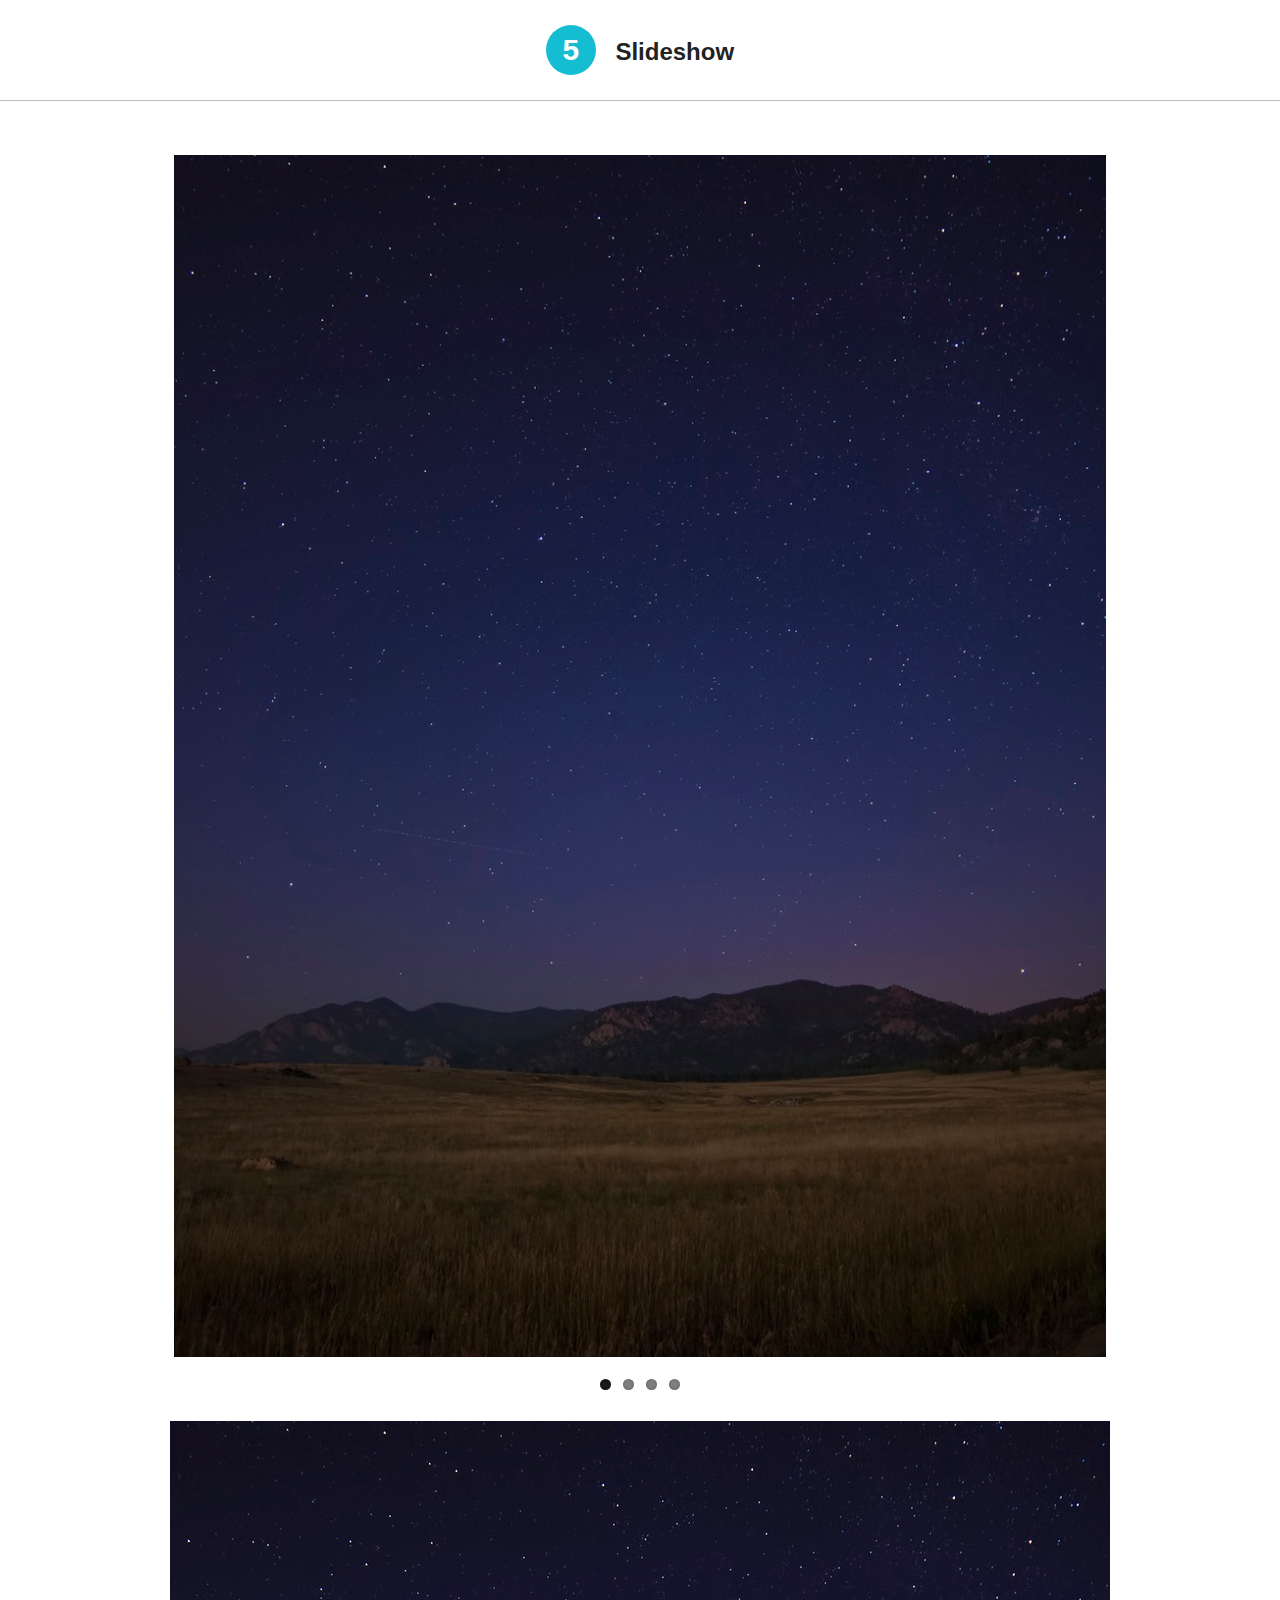
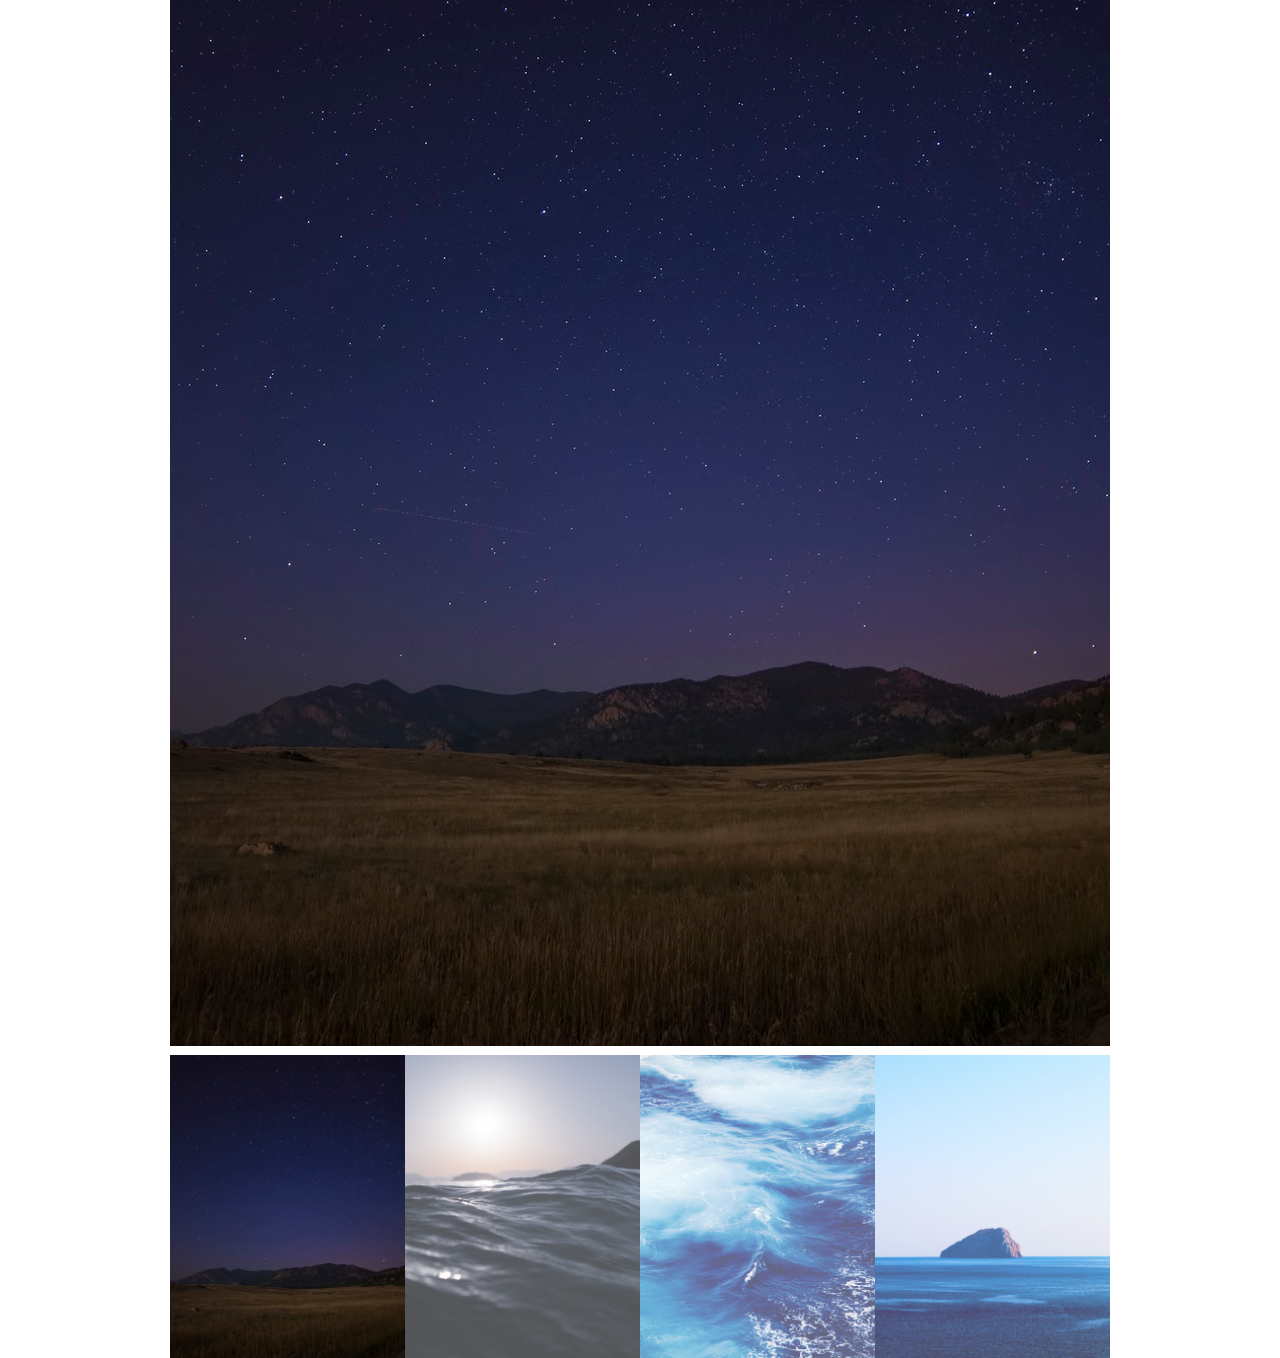
<file: Week10-Assets 2/slideshow/index.html>
<!doctype html>
<html>
  <head>
    <title>Practice Site 5 | jQuery Slideshow</title>

    <link type="text/css" href="files/css/styles.css" rel="stylesheet" />
    <link type="text/css" href="files/css/flexslider.css" rel="stylesheet" />
  </head>

  <body>
    <header>
      <div id="inner-wrapper">
        <div id="logo">
          <a href="http://ryjohnson.com">
            <h1>5</h1>
            <h2>Slideshow</h2>
          </a>
        </div>
      </div>
    </header>

    <div id="content">
      <div class="flexslider">
        <ul class="slides">
          <li>
            <img src="files/images/d.jpeg" />
          </li>
          <li>
            <img src="files/images/a.jpeg" />
          </li>
          <li>
            <img src="files/images/c.jpeg" />
          </li>
          <li>
            <img src="files/images/b.jpeg" />
          </li>
        </ul>
      </div>
      <div class="flexslider2">
        <ul class="slides">
          <li data-thumb='files/images/d.jpeg'>
            <img src="files/images/d.jpeg" />
          </li>
          <li data-thumb='files/images/a.jpeg'>
            <img src="files/images/a.jpeg" />
          </li>
          <li data-thumb='files/images/c.jpeg'>
            <img src="files/images/c.jpeg" />
          </li>
          <li data-thumb='files/images/b.jpeg'>
            <img src="files/images/b.jpeg" />
          </li>
        </ul>
      </div>

    </div>

<script src="https://ajax.googleapis.com/ajax/libs/jquery/2.1.4/jquery.min.js"></script>

<script src="files/js/jquery.flexslider-min.js"></script>
<script src="files/js/main.js"></script>

  </body>
</html>
</file>
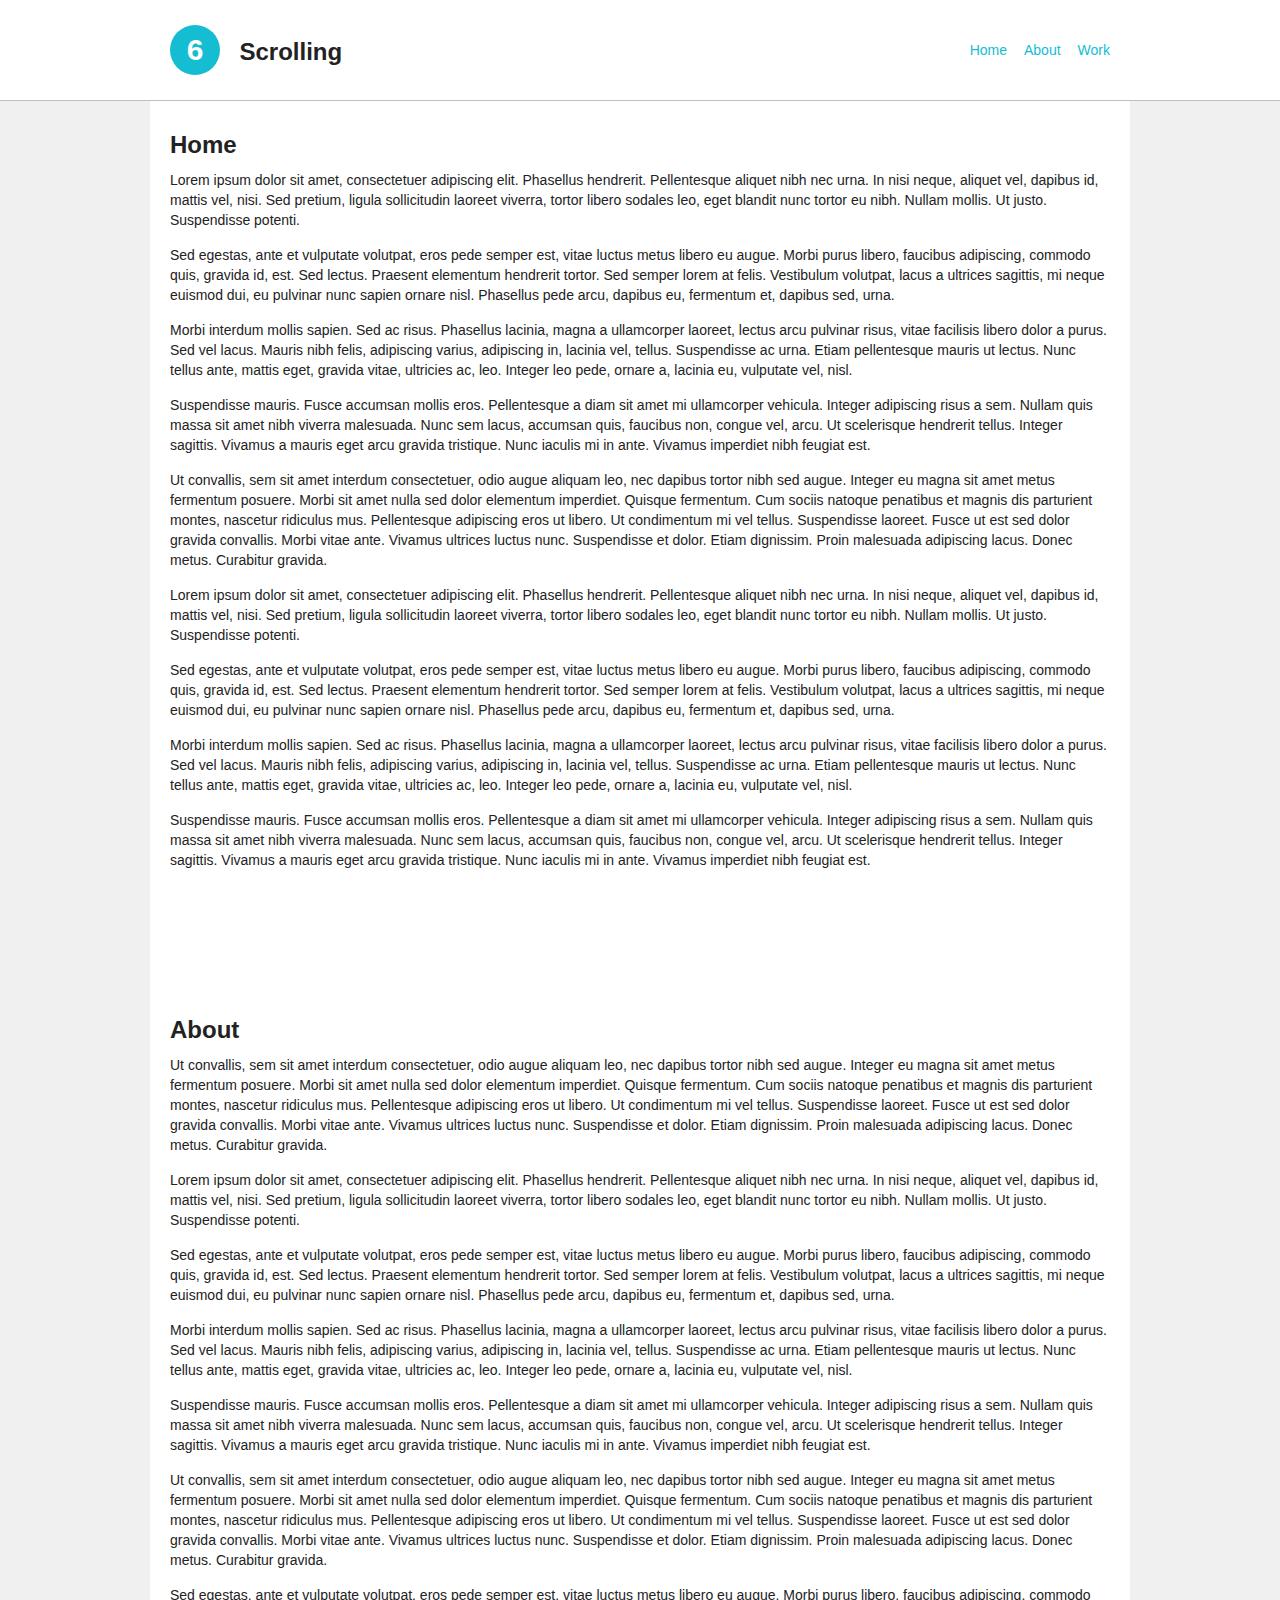
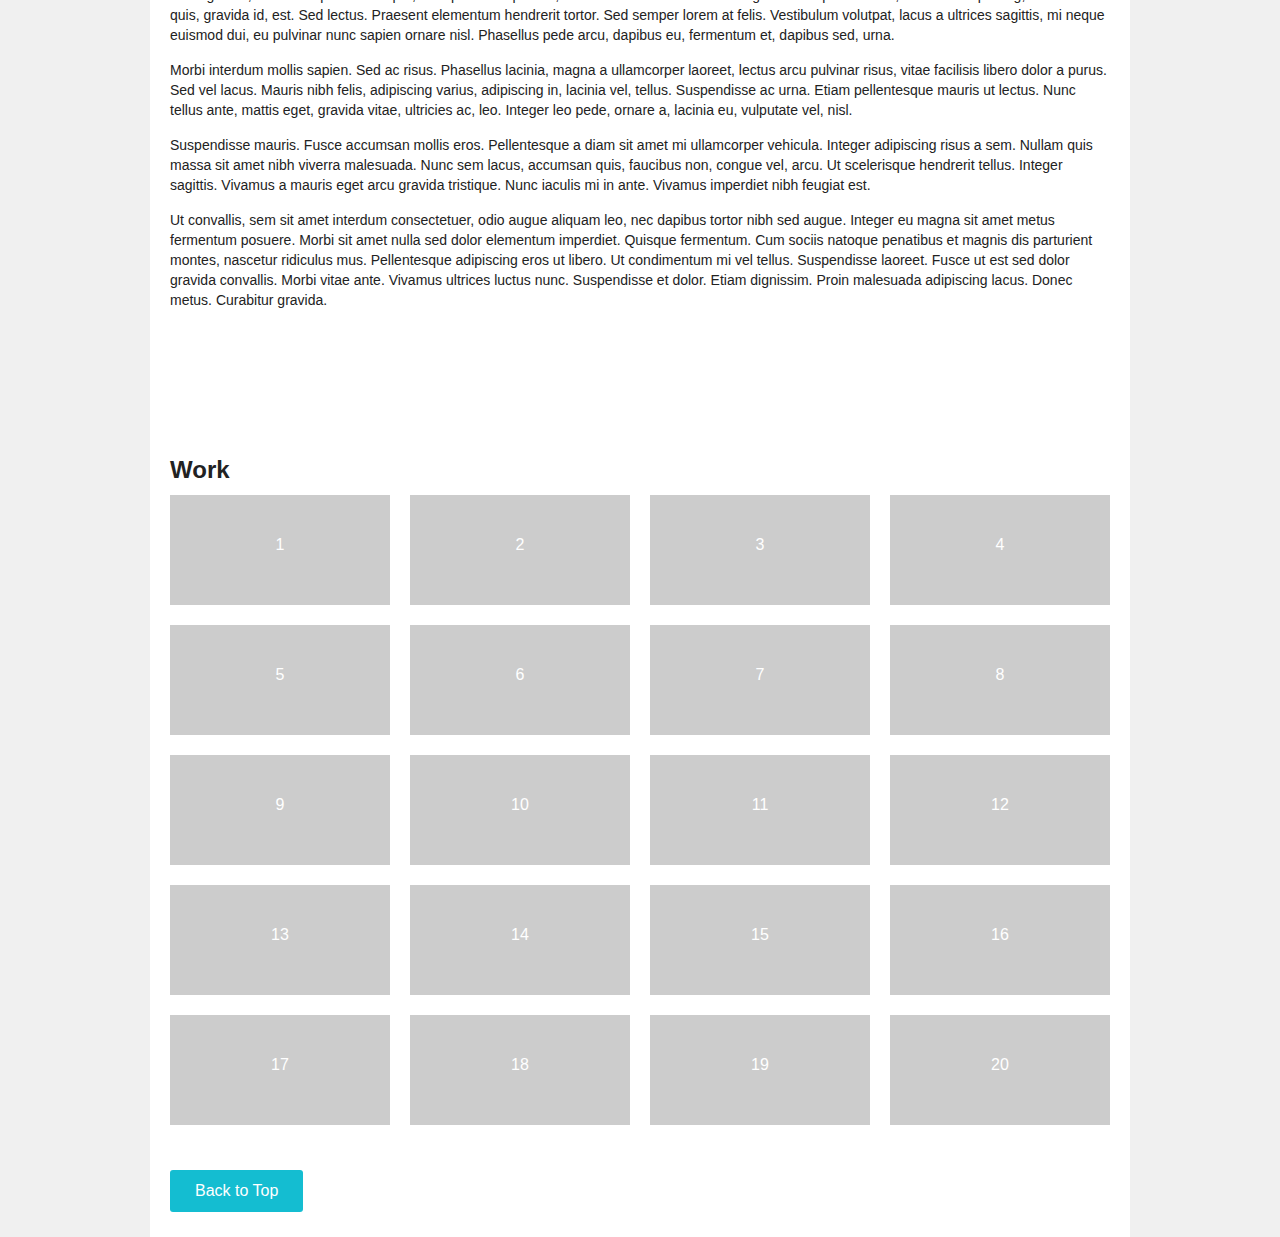
<file: Week10-Assets/scrolling/index.html>
<!doctype html>
<html>
  <head>
    <title>Practice Site 6 | Scrolling</title>

    <link type="text/css" href="files/css/styles.css" rel="stylesheet" />

    <script src="http://ajax.googleapis.com/ajax/libs/jquery/1.10.2/jquery.min.js"></script>
  </head>

  <body>
    <header>
      <div id="inner-wrapper">
        <div id="logo">
          <a href="">
            <h1>6</h1>
            <h2>Scrolling</h2>
          </a>
        </div>
        <div id="nav">
          <ul>
            <li><a>Home</a></li>
            <li><a>About</a></li>
            <li><a>Work</a></li>
          </ul>
        </div>
      </div>
    </header>

    <div id="content">
      <div id="section-1">
        <h2>Home</h2>

        <p>Lorem ipsum dolor sit amet, consectetuer adipiscing elit. Phasellus hendrerit. Pellentesque aliquet nibh nec urna. In nisi neque, aliquet vel, dapibus id, mattis vel, nisi. Sed pretium, ligula sollicitudin laoreet viverra, tortor libero sodales leo, eget blandit nunc tortor eu nibh. Nullam mollis. Ut justo. Suspendisse potenti.</p>

        <p>Sed egestas, ante et vulputate volutpat, eros pede semper est, vitae luctus metus libero eu augue. Morbi purus libero, faucibus adipiscing, commodo quis, gravida id, est. Sed lectus. Praesent elementum hendrerit tortor. Sed semper lorem at felis. Vestibulum volutpat, lacus a ultrices sagittis, mi neque euismod dui, eu pulvinar nunc sapien ornare nisl. Phasellus pede arcu, dapibus eu, fermentum et, dapibus sed, urna.</p>

        <p>Morbi interdum mollis sapien. Sed ac risus. Phasellus lacinia, magna a ullamcorper laoreet, lectus arcu pulvinar risus, vitae facilisis libero dolor a purus. Sed vel lacus. Mauris nibh felis, adipiscing varius, adipiscing in, lacinia vel, tellus. Suspendisse ac urna. Etiam pellentesque mauris ut lectus. Nunc tellus ante, mattis eget, gravida vitae, ultricies ac, leo. Integer leo pede, ornare a, lacinia eu, vulputate vel, nisl.</p>

        <p>Suspendisse mauris. Fusce accumsan mollis eros. Pellentesque a diam sit amet mi ullamcorper vehicula. Integer adipiscing risus a sem. Nullam quis massa sit amet nibh viverra malesuada. Nunc sem lacus, accumsan quis, faucibus non, congue vel, arcu. Ut scelerisque hendrerit tellus. Integer sagittis. Vivamus a mauris eget arcu gravida tristique. Nunc iaculis mi in ante. Vivamus imperdiet nibh feugiat est.</p>

        <p>Ut convallis, sem sit amet interdum consectetuer, odio augue aliquam leo, nec dapibus tortor nibh sed augue. Integer eu magna sit amet metus fermentum posuere. Morbi sit amet nulla sed dolor elementum imperdiet. Quisque fermentum. Cum sociis natoque penatibus et magnis dis parturient montes, nascetur ridiculus mus. Pellentesque adipiscing eros ut libero. Ut condimentum mi vel tellus. Suspendisse laoreet. Fusce ut est sed dolor gravida convallis. Morbi vitae ante. Vivamus ultrices luctus nunc. Suspendisse et dolor. Etiam dignissim. Proin malesuada adipiscing lacus. Donec metus. Curabitur gravida.</p>

        <p>Lorem ipsum dolor sit amet, consectetuer adipiscing elit. Phasellus hendrerit. Pellentesque aliquet nibh nec urna. In nisi neque, aliquet vel, dapibus id, mattis vel, nisi. Sed pretium, ligula sollicitudin laoreet viverra, tortor libero sodales leo, eget blandit nunc tortor eu nibh. Nullam mollis. Ut justo. Suspendisse potenti.</p>

        <p>Sed egestas, ante et vulputate volutpat, eros pede semper est, vitae luctus metus libero eu augue. Morbi purus libero, faucibus adipiscing, commodo quis, gravida id, est. Sed lectus. Praesent elementum hendrerit tortor. Sed semper lorem at felis. Vestibulum volutpat, lacus a ultrices sagittis, mi neque euismod dui, eu pulvinar nunc sapien ornare nisl. Phasellus pede arcu, dapibus eu, fermentum et, dapibus sed, urna.</p>

        <p>Morbi interdum mollis sapien. Sed ac risus. Phasellus lacinia, magna a ullamcorper laoreet, lectus arcu pulvinar risus, vitae facilisis libero dolor a purus. Sed vel lacus. Mauris nibh felis, adipiscing varius, adipiscing in, lacinia vel, tellus. Suspendisse ac urna. Etiam pellentesque mauris ut lectus. Nunc tellus ante, mattis eget, gravida vitae, ultricies ac, leo. Integer leo pede, ornare a, lacinia eu, vulputate vel, nisl.</p>

        <p>Suspendisse mauris. Fusce accumsan mollis eros. Pellentesque a diam sit amet mi ullamcorper vehicula. Integer adipiscing risus a sem. Nullam quis massa sit amet nibh viverra malesuada. Nunc sem lacus, accumsan quis, faucibus non, congue vel, arcu. Ut scelerisque hendrerit tellus. Integer sagittis. Vivamus a mauris eget arcu gravida tristique. Nunc iaculis mi in ante. Vivamus imperdiet nibh feugiat est.</p>
      </div>

      <div id="section-2">
        <h2>About</h2>

        <p>Ut convallis, sem sit amet interdum consectetuer, odio augue aliquam leo, nec dapibus tortor nibh sed augue. Integer eu magna sit amet metus fermentum posuere. Morbi sit amet nulla sed dolor elementum imperdiet. Quisque fermentum. Cum sociis natoque penatibus et magnis dis parturient montes, nascetur ridiculus mus. Pellentesque adipiscing eros ut libero. Ut condimentum mi vel tellus. Suspendisse laoreet. Fusce ut est sed dolor gravida convallis. Morbi vitae ante. Vivamus ultrices luctus nunc. Suspendisse et dolor. Etiam dignissim. Proin malesuada adipiscing lacus. Donec metus. Curabitur gravida.</p>

        <p>Lorem ipsum dolor sit amet, consectetuer adipiscing elit. Phasellus hendrerit. Pellentesque aliquet nibh nec urna. In nisi neque, aliquet vel, dapibus id, mattis vel, nisi. Sed pretium, ligula sollicitudin laoreet viverra, tortor libero sodales leo, eget blandit nunc tortor eu nibh. Nullam mollis. Ut justo. Suspendisse potenti.</p>

        <p>Sed egestas, ante et vulputate volutpat, eros pede semper est, vitae luctus metus libero eu augue. Morbi purus libero, faucibus adipiscing, commodo quis, gravida id, est. Sed lectus. Praesent elementum hendrerit tortor. Sed semper lorem at felis. Vestibulum volutpat, lacus a ultrices sagittis, mi neque euismod dui, eu pulvinar nunc sapien ornare nisl. Phasellus pede arcu, dapibus eu, fermentum et, dapibus sed, urna.</p>

        <p>Morbi interdum mollis sapien. Sed ac risus. Phasellus lacinia, magna a ullamcorper laoreet, lectus arcu pulvinar risus, vitae facilisis libero dolor a purus. Sed vel lacus. Mauris nibh felis, adipiscing varius, adipiscing in, lacinia vel, tellus. Suspendisse ac urna. Etiam pellentesque mauris ut lectus. Nunc tellus ante, mattis eget, gravida vitae, ultricies ac, leo. Integer leo pede, ornare a, lacinia eu, vulputate vel, nisl.</p>

        <p>Suspendisse mauris. Fusce accumsan mollis eros. Pellentesque a diam sit amet mi ullamcorper vehicula. Integer adipiscing risus a sem. Nullam quis massa sit amet nibh viverra malesuada. Nunc sem lacus, accumsan quis, faucibus non, congue vel, arcu. Ut scelerisque hendrerit tellus. Integer sagittis. Vivamus a mauris eget arcu gravida tristique. Nunc iaculis mi in ante. Vivamus imperdiet nibh feugiat est.</p>

        <p>Ut convallis, sem sit amet interdum consectetuer, odio augue aliquam leo, nec dapibus tortor nibh sed augue. Integer eu magna sit amet metus fermentum posuere. Morbi sit amet nulla sed dolor elementum imperdiet. Quisque fermentum. Cum sociis natoque penatibus et magnis dis parturient montes, nascetur ridiculus mus. Pellentesque adipiscing eros ut libero. Ut condimentum mi vel tellus. Suspendisse laoreet. Fusce ut est sed dolor gravida convallis. Morbi vitae ante. Vivamus ultrices luctus nunc. Suspendisse et dolor. Etiam dignissim. Proin malesuada adipiscing lacus. Donec metus. Curabitur gravida.</p>

        <p>Sed egestas, ante et vulputate volutpat, eros pede semper est, vitae luctus metus libero eu augue. Morbi purus libero, faucibus adipiscing, commodo quis, gravida id, est. Sed lectus. Praesent elementum hendrerit tortor. Sed semper lorem at felis. Vestibulum volutpat, lacus a ultrices sagittis, mi neque euismod dui, eu pulvinar nunc sapien ornare nisl. Phasellus pede arcu, dapibus eu, fermentum et, dapibus sed, urna.</p>

        <p>Morbi interdum mollis sapien. Sed ac risus. Phasellus lacinia, magna a ullamcorper laoreet, lectus arcu pulvinar risus, vitae facilisis libero dolor a purus. Sed vel lacus. Mauris nibh felis, adipiscing varius, adipiscing in, lacinia vel, tellus. Suspendisse ac urna. Etiam pellentesque mauris ut lectus. Nunc tellus ante, mattis eget, gravida vitae, ultricies ac, leo. Integer leo pede, ornare a, lacinia eu, vulputate vel, nisl.</p>

        <p>Suspendisse mauris. Fusce accumsan mollis eros. Pellentesque a diam sit amet mi ullamcorper vehicula. Integer adipiscing risus a sem. Nullam quis massa sit amet nibh viverra malesuada. Nunc sem lacus, accumsan quis, faucibus non, congue vel, arcu. Ut scelerisque hendrerit tellus. Integer sagittis. Vivamus a mauris eget arcu gravida tristique. Nunc iaculis mi in ante. Vivamus imperdiet nibh feugiat est.</p>

        <p>Ut convallis, sem sit amet interdum consectetuer, odio augue aliquam leo, nec dapibus tortor nibh sed augue. Integer eu magna sit amet metus fermentum posuere. Morbi sit amet nulla sed dolor elementum imperdiet. Quisque fermentum. Cum sociis natoque penatibus et magnis dis parturient montes, nascetur ridiculus mus. Pellentesque adipiscing eros ut libero. Ut condimentum mi vel tellus. Suspendisse laoreet. Fusce ut est sed dolor gravida convallis. Morbi vitae ante. Vivamus ultrices luctus nunc. Suspendisse et dolor. Etiam dignissim. Proin malesuada adipiscing lacus. Donec metus. Curabitur gravida.</p>
      </div>

      <div id="section-3">
        <h2>Work</h2>

        <div class="row-1">
          <a href=""><div class="project">1</div></a>
          <a href=""><div class="project">2</div></a>
          <a href=""><div class="project">3</div></a>
          <a href=""><div class="project last">4</div></a>
        </div>
        <div class="row-2">
          <a href=""><div class="project">5</div></a>
          <a href=""><div class="project">6</div></a>
          <a href=""><div class="project">7</div></a>
          <a href=""><div class="project last">8</div></a>
        </div>
        <div class="row-3">
          <a href=""><div class="project">9</div></a>
          <a href=""><div class="project">10</div></a>
          <a href=""><div class="project">11</div></a>
          <a href=""><div class="project last">12</div></a>
        </div>
        <div class="row-4">
          <a href=""><div class="project">13</div></a>
          <a href=""><div class="project">14</div></a>
          <a href=""><div class="project">15</div></a>
          <a href=""><div class="project last">16</div></a>
        </div>
        <div class="row-5">
          <a href=""><div class="project">17</div></a>
          <a href=""><div class="project">18</div></a>
          <a href=""><div class="project">19</div></a>
          <a href=""><div class="project last">20</div></a>
        </div>

        <a class="back-to-top">Back to Top</a>
      </div>
      <div id="clearfix"></div>
    </div>
  </body>
</html>
</file>
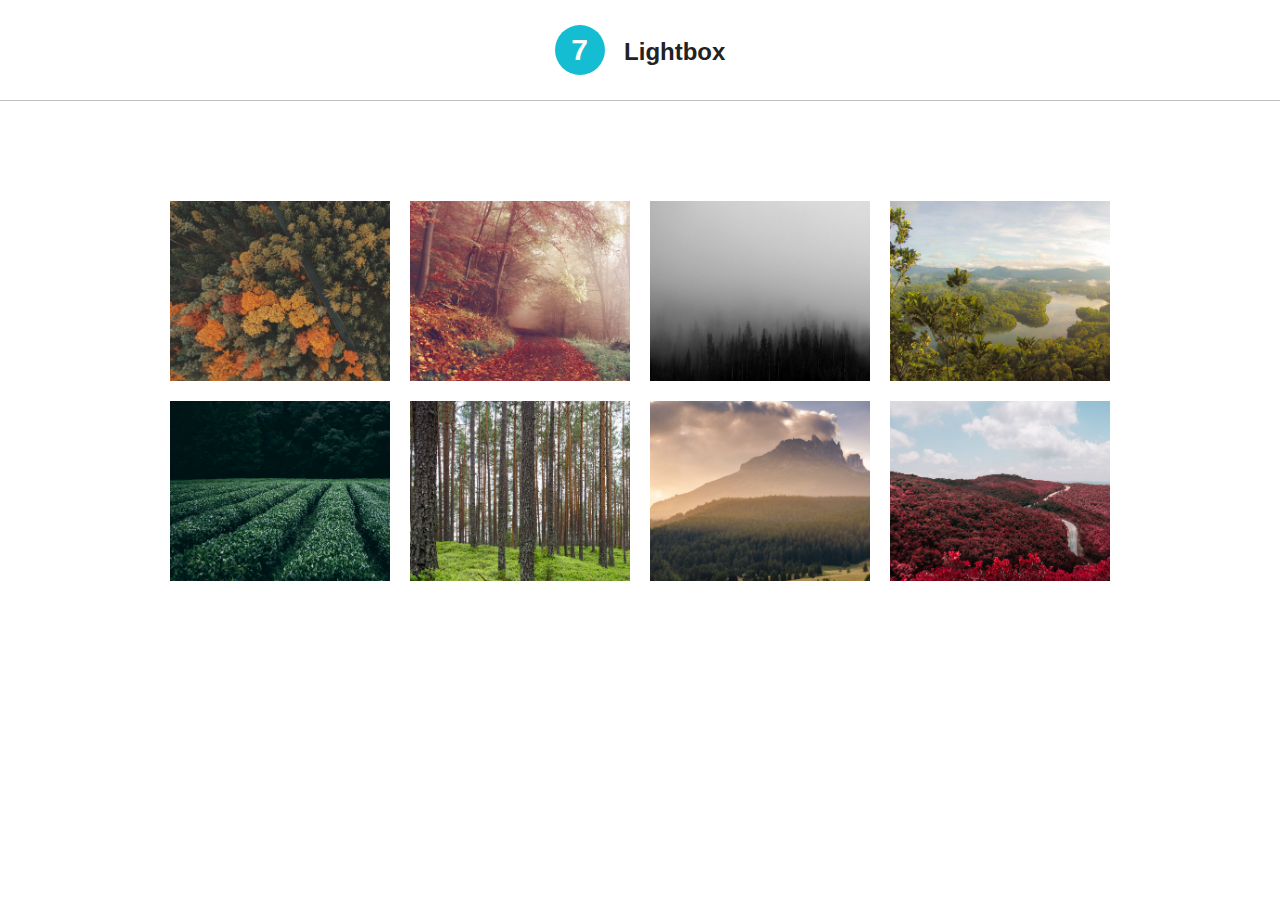
<file: Week12-PracticeCode/lightbox/index.html>
<!doctype html>
<html>
  <head>
    <title>Practice Site 7 | Lightbox</title>
    
    <link type="text/css" href="files/css/magnific.css" rel="stylesheet" />
    <link type="text/css" href="files/css/styles.css" rel="stylesheet" />

    <script src="http://ajax.googleapis.com/ajax/libs/jquery/1.10.2/jquery.min.js"></script>
     <script src="files/js/magnific.js"></script>
      <script src="files/js/utilities.js"></script>
  </head>

  <body>
    <header>
      <div id="inner-wrapper">
        <div id="logo">
          <a href="">
            <h1>7</h1>
            <h2>Lightbox</h2>
          </a>
        </div>
      </div>
    </header>

    <div id="content">
      <div id="section">
        <div class="row-1">
          <a href="files/img/1.jpg" class="project">
            <img src="files/img/1.jpg" />
          </a>
          <a href="files/img/2.jpg" class="project">
            <img src="files/img/2.jpg" />
          </a>
          <a href="files/img/3.jpg" class="project">
            <img src="files/img/3.jpg" />
          </a>
          <a href="files/img/4.jpg" class="project last">
            <img src="files/img/4.jpg" />
          </a>
        </div>
        <div class="row-2">
          <a href="files/img/5.jpg" class="project gallery">
            <img src="files/img/5.jpg" />
          </a>
          <a href="files/img/6.jpg" class="project gallery">
            <img src="files/img/6.jpg" />
          </a>
          <a href="files/img/7.jpg" class="project gallery">
            <img src="files/img/7.jpg" />
          </a>
          <a href="files/img/8.jpg" class="project gallery last">
            <img src="files/img/8.jpg" />
          </a>
        </div>
      </div>
    </div>
  </body>
</html>
</file>
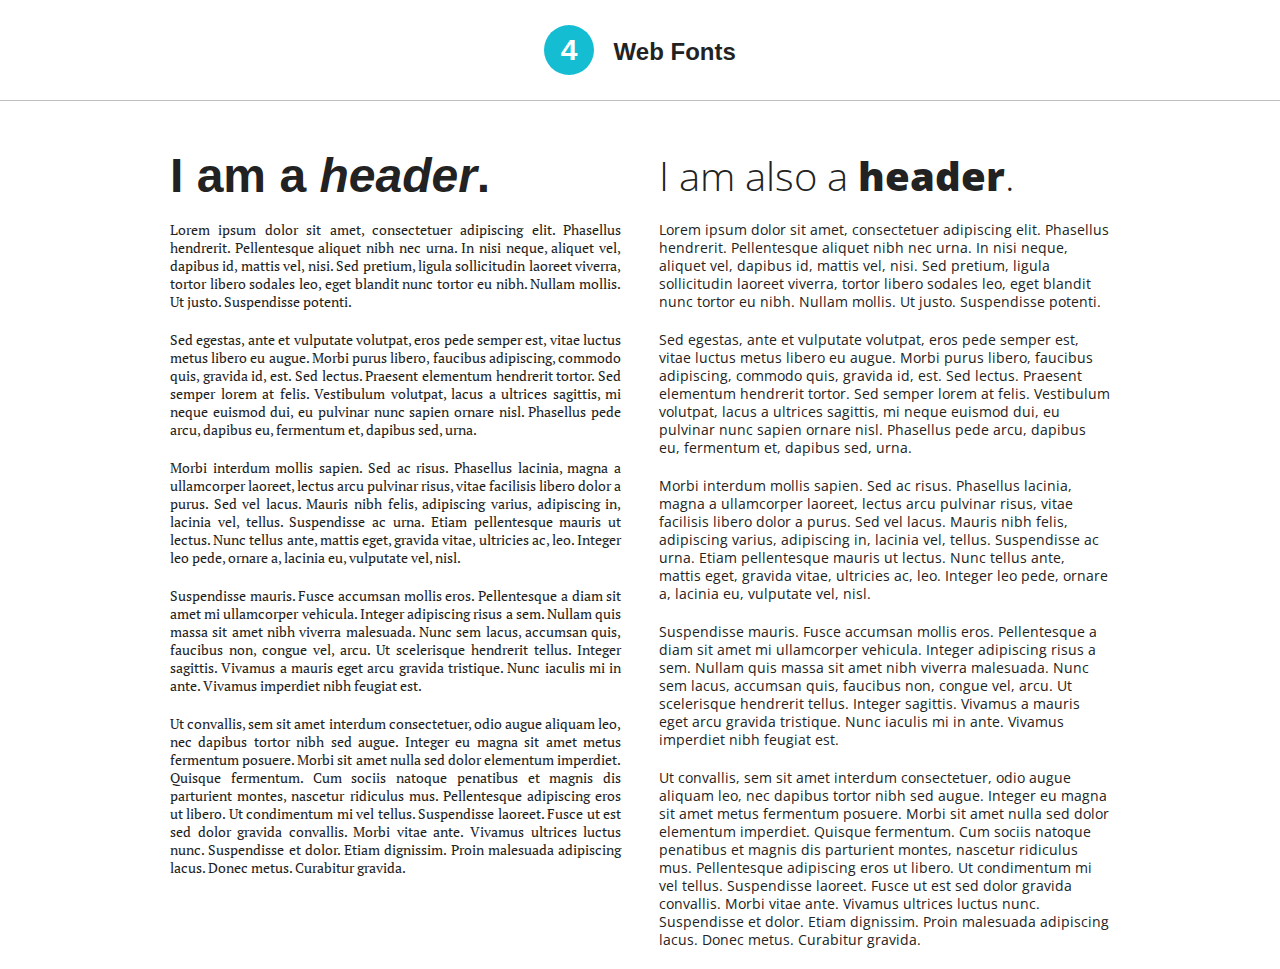
<file: Week12-PracticeCode/web-fonts/index.html>
<!doctype html>
<html>
  <head>
    <title>Practice Site 4 | Web Fonts</title>
<link href='https://fonts.googleapis.com/css?family=Playfair+Display:900italic,900|PT+Serif|Open+Sans:400,300,800' rel='stylesheet' type='text/css'>
    <link type="text/css" href="files/css/styles.css" rel="stylesheet" />
  </head>

  <body>
    <header>
      <div id="inner-wrapper">
        <div id="logo">
          <a href="http://ryjohnson.com">
            <h1>4</h1>
            <h2>Web Fonts</h2>
          </a>
        </div>
      </div>
    </header>

    <div id="content">
      <div id="columns">
        <div id="left-column">
          <h2 class="left-header">I am a <span class="italic">header</span>.</h2>
          <p>Lorem ipsum dolor sit amet, consectetuer adipiscing elit. Phasellus hendrerit. Pellentesque aliquet nibh nec urna. In nisi neque, aliquet vel, dapibus id, mattis vel, nisi. Sed pretium, ligula sollicitudin laoreet viverra, tortor libero sodales leo, eget blandit nunc tortor eu nibh. Nullam mollis. Ut justo. Suspendisse potenti.</p>

          <p>Sed egestas, ante et vulputate volutpat, eros pede semper est, vitae luctus metus libero eu augue. Morbi purus libero, faucibus adipiscing, commodo quis, gravida id, est. Sed lectus. Praesent elementum hendrerit tortor. Sed semper lorem at felis. Vestibulum volutpat, lacus a ultrices sagittis, mi neque euismod dui, eu pulvinar nunc sapien ornare nisl. Phasellus pede arcu, dapibus eu, fermentum et, dapibus sed, urna.</p>

          <p>Morbi interdum mollis sapien. Sed ac risus. Phasellus lacinia, magna a ullamcorper laoreet, lectus arcu pulvinar risus, vitae facilisis libero dolor a purus. Sed vel lacus. Mauris nibh felis, adipiscing varius, adipiscing in, lacinia vel, tellus. Suspendisse ac urna. Etiam pellentesque mauris ut lectus. Nunc tellus ante, mattis eget, gravida vitae, ultricies ac, leo. Integer leo pede, ornare a, lacinia eu, vulputate vel, nisl.</p>

          <p>Suspendisse mauris. Fusce accumsan mollis eros. Pellentesque a diam sit amet mi ullamcorper vehicula. Integer adipiscing risus a sem. Nullam quis massa sit amet nibh viverra malesuada. Nunc sem lacus, accumsan quis, faucibus non, congue vel, arcu. Ut scelerisque hendrerit tellus. Integer sagittis. Vivamus a mauris eget arcu gravida tristique. Nunc iaculis mi in ante. Vivamus imperdiet nibh feugiat est.</p>

          <p>Ut convallis, sem sit amet interdum consectetuer, odio augue aliquam leo, nec dapibus tortor nibh sed augue. Integer eu magna sit amet metus fermentum posuere. Morbi sit amet nulla sed dolor elementum imperdiet. Quisque fermentum. Cum sociis natoque penatibus et magnis dis parturient montes, nascetur ridiculus mus. Pellentesque adipiscing eros ut libero. Ut condimentum mi vel tellus. Suspendisse laoreet. Fusce ut est sed dolor gravida convallis. Morbi vitae ante. Vivamus ultrices luctus nunc. Suspendisse et dolor. Etiam dignissim. Proin malesuada adipiscing lacus. Donec metus. Curabitur gravida.</p>
        </div>

        <div id="right-column">
          <h2 class="right-header">I am also a <span class="bold">header</span>.</h2>
          <p>Lorem ipsum dolor sit amet, consectetuer adipiscing elit. Phasellus hendrerit. Pellentesque aliquet nibh nec urna. In nisi neque, aliquet vel, dapibus id, mattis vel, nisi. Sed pretium, ligula sollicitudin laoreet viverra, tortor libero sodales leo, eget blandit nunc tortor eu nibh. Nullam mollis. Ut justo. Suspendisse potenti.</p>

          <p>Sed egestas, ante et vulputate volutpat, eros pede semper est, vitae luctus metus libero eu augue. Morbi purus libero, faucibus adipiscing, commodo quis, gravida id, est. Sed lectus. Praesent elementum hendrerit tortor. Sed semper lorem at felis. Vestibulum volutpat, lacus a ultrices sagittis, mi neque euismod dui, eu pulvinar nunc sapien ornare nisl. Phasellus pede arcu, dapibus eu, fermentum et, dapibus sed, urna.</p>

          <p>Morbi interdum mollis sapien. Sed ac risus. Phasellus lacinia, magna a ullamcorper laoreet, lectus arcu pulvinar risus, vitae facilisis libero dolor a purus. Sed vel lacus. Mauris nibh felis, adipiscing varius, adipiscing in, lacinia vel, tellus. Suspendisse ac urna. Etiam pellentesque mauris ut lectus. Nunc tellus ante, mattis eget, gravida vitae, ultricies ac, leo. Integer leo pede, ornare a, lacinia eu, vulputate vel, nisl.</p>

          <p>Suspendisse mauris. Fusce accumsan mollis eros. Pellentesque a diam sit amet mi ullamcorper vehicula. Integer adipiscing risus a sem. Nullam quis massa sit amet nibh viverra malesuada. Nunc sem lacus, accumsan quis, faucibus non, congue vel, arcu. Ut scelerisque hendrerit tellus. Integer sagittis. Vivamus a mauris eget arcu gravida tristique. Nunc iaculis mi in ante. Vivamus imperdiet nibh feugiat est.</p>

          <p>Ut convallis, sem sit amet interdum consectetuer, odio augue aliquam leo, nec dapibus tortor nibh sed augue. Integer eu magna sit amet metus fermentum posuere. Morbi sit amet nulla sed dolor elementum imperdiet. Quisque fermentum. Cum sociis natoque penatibus et magnis dis parturient montes, nascetur ridiculus mus. Pellentesque adipiscing eros ut libero. Ut condimentum mi vel tellus. Suspendisse laoreet. Fusce ut est sed dolor gravida convallis. Morbi vitae ante. Vivamus ultrices luctus nunc. Suspendisse et dolor. Etiam dignissim. Proin malesuada adipiscing lacus. Donec metus. Curabitur gravida.</p>
        </div>
      </div>
    </div>
  </body>
</html>
</file>
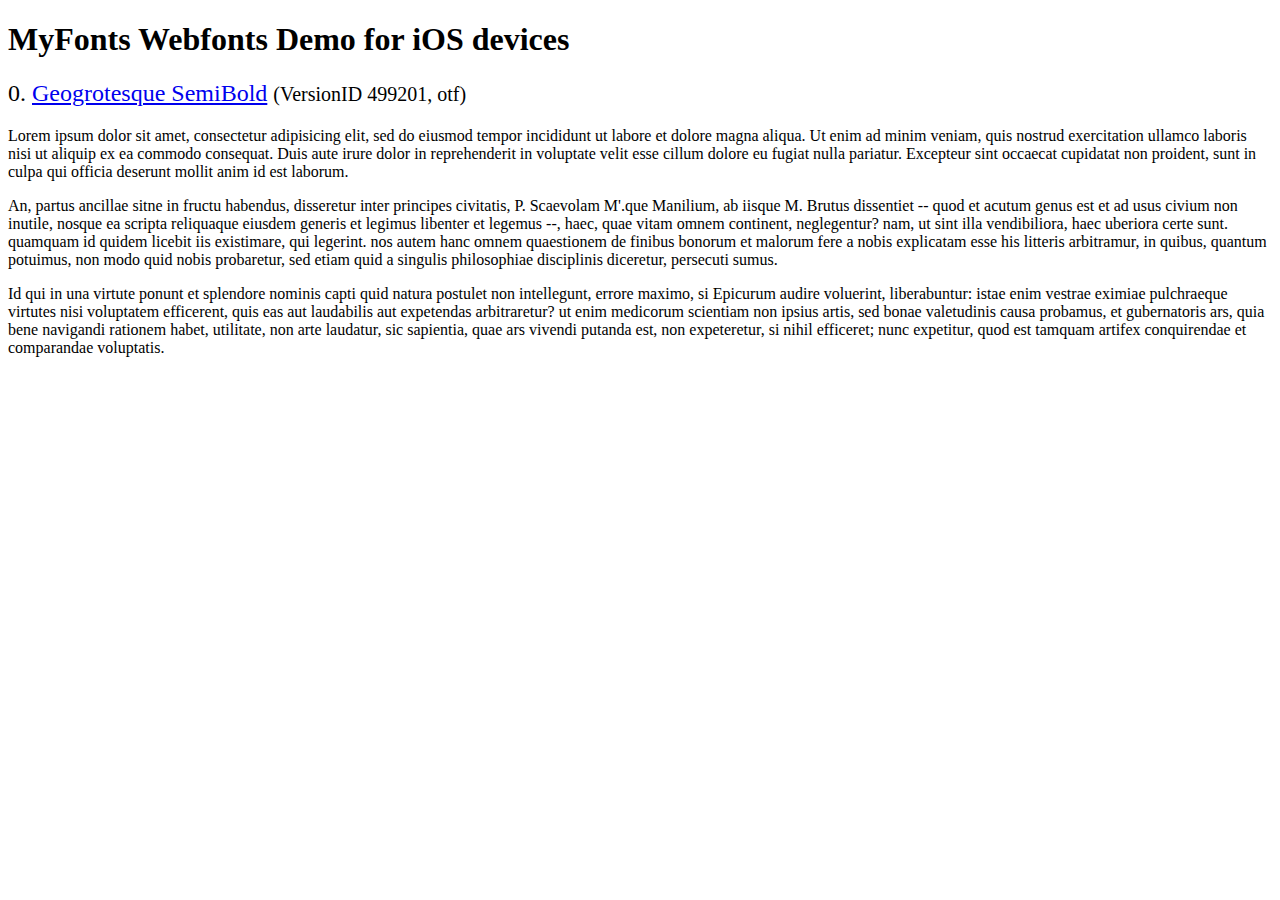
<file: Week10-Assets 2/slideshow/woothemes-FlexSlider-83b3cae/demo/fonts/webfonts/geo-semibold/svg/index.html>
<!DOCTYPE html>
<html>
<head>
<title>MyFonts Webfonts Demo for iOS devices</title>
<meta http-equiv="content-type" content="text/html; charset=utf-8" />

<style type="text/css" media="all">

	h2 {
		 font-weight:normal;
	}

		
	@font-face {
		font-family:"Geogrotesque-SemiBold";
		src:url("style_169898.svg#Geogrotesque-SemiBold") format("svg");
	}
	
	.webfont_0 {
		font-family: Geogrotesque-SemiBold;
	}
		
</style>

</head>

<body>

<h1>MyFonts Webfonts Demo for iOS devices</h1>


<h2>0. <span class='webfont_0'><a href='http://new.myfonts.com/search/style::169898/'>Geogrotesque SemiBold</a></span>
<small>(VersionID 499201, otf)</small>
</h2>

<p class='webfont_0'>Lorem ipsum dolor sit amet, consectetur adipisicing elit, sed do eiusmod tempor incididunt ut labore et dolore magna aliqua. Ut enim ad minim veniam, quis nostrud exercitation ullamco laboris nisi ut aliquip ex ea commodo consequat. Duis aute irure dolor in reprehenderit in voluptate velit esse cillum dolore eu fugiat nulla pariatur. Excepteur sint occaecat cupidatat non proident, sunt in culpa qui officia deserunt mollit anim id est laborum.</p>

<p class='webfont_0'>An, partus ancillae sitne in fructu habendus, disseretur inter principes civitatis, P. Scaevolam M'.que Manilium, ab iisque M. Brutus dissentiet -- quod et acutum genus est et ad usus civium non inutile, nosque ea scripta reliquaque eiusdem generis et legimus libenter et legemus --, haec, quae vitam omnem continent, neglegentur? nam, ut sint illa vendibiliora, haec uberiora certe sunt. quamquam id quidem licebit iis existimare, qui legerint. nos autem hanc omnem quaestionem de finibus bonorum et malorum fere a nobis explicatam esse his litteris arbitramur, in quibus, quantum potuimus, non modo quid nobis probaretur, sed etiam quid a singulis philosophiae disciplinis diceretur, persecuti sumus.</p>

<p class='webfont_0'>Id qui in una virtute ponunt et splendore nominis capti quid natura postulet non intellegunt, errore maximo, si Epicurum audire voluerint, liberabuntur: istae enim vestrae eximiae pulchraeque virtutes nisi voluptatem efficerent, quis eas aut laudabilis aut expetendas arbitraretur? ut enim medicorum scientiam non ipsius artis, sed bonae valetudinis causa probamus, et gubernatoris ars, quia bene navigandi rationem habet, utilitate, non arte laudatur, sic sapientia, quae ars vivendi putanda est, non expeteretur, si nihil efficeret; nunc expetitur, quod est tamquam artifex conquirendae et comparandae voluptatis.</p>




</body>
</html>
</file>
<file: Assignment1/Files/css/styles.css>
/* color ref
#f0f0f0 = 240 240 240
9D8235 = 157 130 53 */


/* General Styles */




*{
	margin: 0;
	padding: 0;
	box-sizing: border-box;
}

body,
html {
	height: 100%;

}


/*header Style */
header{border-top: 1px solid #9D8235;}
.logo {
	margin-left: 530px;
	margin-top: 35px;
	height: 155px;
	width: 360px;
	margin-bottom: 80px;
}

.navigation {
	margin-left: 420px;
	margin-top: 45px;
	width: 540px;
	border-top: 1px solid #9D8235;
}
.navbar {/*fixes the height of the items in the navigation bar*/
	margin-top: 20px;
}

.website {/*thr links in the navitagion bar*/
	text-decoration: none;
	color: #000000;
	font-family: Georgia bold;
	font-size: 12pt;
	font-weight: bold;
	text-align: center;
	padding: 0 51px 0 0;


}

.home {/*navigation span tag*/
	color: #9D8235;
}


/* Content Styles */




.mainpic {
	margin-top: 20px;
	width: 1400px;
	height: 600px;
}

		/* menu table */
.fix{
	max-width: 1000px; /*finally stopped sandwiches from moving*/
}

.product {/*food images*/
	width: 440px; 
	margin-bottom: 30px;
}
.drinks {
	
	float: left;
	margin-left: 230px;
	margin-top: 50px;
	border-right: 1px solid #f0f0f0;
	width: 470px;
}
.food {
	display: inline-block;
	float: left;
	
	margin-top: -612px; /* not going to let this move around*//*do not want this to move when the page scales*/
	margin-left: 710px;
	width: 470px;

}

h2 {/*Text Menu Titles*/
	margin-left: 150px;
	margin-bottom: 50px;
	font-family: Georgia italic;
	font-style: italic;
	font-size: 28pt;
	color: #9D8235;
}


ul{/*clears list styles*/
	list-style: none;
	font-weight: bold;}

.menu_left,
.menu_right {
	width: 200px;
	float: left;
}

.menu_right {
	margin-left: 10px;
}

.item,
.price {
	padding: 5px;
	text-align: center;
	font-family: Georgia;
	font-size: 12pt;
}

.price {
	font-family: Georgia italic;
	font-style: italic;
}



/* footer */
.bottombox {
		margin-top: 900px;
		border-top: 1px solid #9D8235;
		background-color: #f0f0f0;
		
	}

.tinypic {
	margin-left: 615px;
	margin-top: 40px;
	margin-bottom: 50px;



		
}
</file>
<file: Assignment2/files/css/styles.css>
/* color ref


/* General Styles */




*{
	margin: 2%;
	padding: 0;
	box-sizing: border-box;
}


body,
html {
	height: 98%;
	width: 98%;

}

body {
	text-align: left;
	max-width: 1500px;
	min-width: 750px;

}
/*header Style */
header {
	height: 20%;

}

.logo {
	
	float: left;
	max-width: 50%;
	min-width: 480px;
	background: #eeeeee;
	
	

}
.navBar {
	background-color: #333333;
	margin-right: 10%;
	margin-left: 65%;
	height: 300px;
	max-width: 300px;
	min-width: 170px;
	
	margin-left: 70%;
	border-left: 5000px;


	


	

	
}
ul {
	list-style: none;
}

.MultiLink {
	
	margin-top: 15%;
	padding: 5%;
	height: 100%;
	max-width: 200px;
	min-width: 150px;
}
a {
	text-decoration: none;
	color: #000000;
	font-family: serif;
	font-size: 1pt;
}
a:hover {
	color: #333333;
	background-color: #eeeeee; 
}
 .LinkNull{
 	background-color: #eeeeee;
	margin-bottom: 5%;
	margin-left: 5%;
	margin-right: 5%;
	margin-top: 7%;
	height: 28%;
	
	text-align: center;

	 }
.LinkOne{
 	background-color: #eeeeee;
	height: 28%;
	
	text-align: center;
	margin: 5%;
 }
 .LinkTwo{
 	background-color: #eeeeee;
	height: 28%;
	text-align: center;
	margin: 5%;
 }

.linkTextNull {
	padding-top: 10%;
	height: 80%;
	text-align: center;
	font-size: 30px;


}
.linkText1 {
	padding-top: 10%;
	height: 80%;
	text-align: center;
	font-size: 30px;


}
 .linkText2 {
	padding-top: 10%;
	height: 80%;
	text-align: center;
	font-size: 30px;


}


li {
	font-size: 150%;
}


/* Content Styles */

.about {
	margin-right: 50%;
	max-height: 20%;
	max-width: 50%;
	border-bottom: 70%;
	margin-left: 15%;
	margin-top: 100px;
	
}

.textDes {
	height: 200px;
	width:400px;
	border-bottom: 300px;
	border: 15px solid #333333;
}

.main{
	margin-top: 50px;
	width: 1065px;
}

.pageOneOutline {
display: inline-block;

}
.pageOneImage {
	float: left;
	background-color: #333333;
	width: 575px;
}



.pageOneAbout {
	float: right;
	margin-right: 10%;
	max-height: 20%;
	max-width: 20%;
	border-bottom: 80%;
	border: 15px solid #333333;
	
}

.pageTwoOutline{
display: inline-block;


}
.pageTwoAbout{
	float: left;
	border: 15px solid #333333;
	
	max-height: 20%;
	max-width: 20%;
	border-bottom: 70%;
	
}
.pageTwoImage {
float: right;
margin-right: 10%;
background-color: #333333;
	width: 575px;

}

/* footer */
</file>
<file: css3-button/files/css/styles.css>
/* General Styles */

* {
  margin: 0;
  box-sizing: border-box;
}

body, html {
  height: 100%;
  width: 100%;
}

body {
  background: #ffffff;
  font-family: Helvetica, Arial, sans-serif;
  font-weight: normal;
  text-align: left;
  color: #222222;
}

a, a:visited {
  text-decoration: none;
  cursor: pointer !important;
}


/* Header */

header {
  width: 100%;
  height: 100px;
  background: #ffffff;
  text-align: center;
  border-bottom: 1px solid rgba(0,0,0,.25);
}

.logo {
  padding-top: 25px;
}

h1 {
  width: 50px;
  background: #14BDD1;
  color: #ffffff;
  text-align: center;
  font-weight: bold;
  font-size: 30px;
  line-height: 50px;
  border-radius: 50px;
  margin-right: 15px;
  display: inline-block;
}

h2 {
  font-size: 24px;
  line-height: 50px;
  color: #222222;
  display: inline-block;
}



/* Content */

.content {
  width: 940px;
  background: #ffffff;
  margin: 50px auto;
}

.button-wrapper {
  width: 100%;
  margin: 200px;
}

.button {
  width: 150px;
  height: 50px;
  display: block;
  float: left;
  margin-right: 50px;
  text-align: center;
  line-height: 50px;
  font-size: 14px;
  font-weight: bold;
  text-transform: uppercase;
  transition: all 200ms ease-in-out;
}

.one {
  color: #14BDD1;
  border-radius: 50px;
  background: transparent;
  border: 1px solid #14BDD1;
}

.one:hover {
  color: #ffffff;
  background: #14BDD1;
}

.two {
  color: #ffffff;
  background: #14BDD1;
  border-radius: 50px;
}

.two:hover{
  background: #0A8B9A;
  border-radius: 5px;
}

.three{
  background: #14BDD1;
  color: #ffffff;
  border-radius: 5px;
}

.three:hover{
  background: #44CDDD;
  box-shadow: 0 5px 20px rgba(0, 0, 0, .25);

}
</file>
<file: grid/files/css/styles.css>
/* General Styles */

* {
  margin: 0;
}

body, html {
  height: 100%;
  width: 100%;
}

body {
  background: #ffffff;
  font-family: Helvetica, Arial, sans-serif;
  font-weight: normal;
  text-align: left;
  color: #222222;
}

a, a:visited {
  color: #14BDD1;
  text-decoration: none;
  cursor: pointer !important;
}

a:hover {
  color: #222222;
  text-decoration: underline;
}

.italic {
  font-style: italic;
}

.bold {
  font-weight: bold;
}


/* Header */

header {
  width: 100%;
  height: 100px;
  margin: 0 auto;
  background: #ffffff;
  border-bottom: 1px solid rgba(0,0,0,.25);
}

#inner-wrapper {
  width: 940px;
  margin: 0 auto;
}

#logo {
  width: 50%;
  padding-top: 25px;
  float: left;
}

h1 {
  width: 50px;
  background: #14BDD1;
  color: #ffffff;
  text-align: center;
  font-weight: bold;
  font-size: 30px;
  line-height: 50px;
  border-radius: 50px;
  margin-right: 15px;
  display: inline-block;
}

h2 {
  font-size: 24px;
  line-height: 50px;
  color: #222222;
  display: inline-block;
}

#nav {
  float: right;
}

#nav ul {
  list-style-type: none;
}

  #nav ul li {
    font-size: 14px;
    font-weight: normal;
    line-height: 100px;
    float: left;
    padding-left: 17px;
  }

  #nav ul li.active a {
    color: #222222 !important;
    font-weight: bold;
  }


/* Content */

#content {
  margin: 50px auto 0 auto;
  width: 940px; 
}

.project {
  width: 220px;
  height: 110px;
  background: #cccccc;
  color: #ffffff;
  margin-right: 20px;
  margin-bottom: 20px;
  text-align: center;
  line-height: 110px;
  float: left;
}

.project:hover{
background: #eeeeee;
color: #aaaaaa;
}


.last {
margin-right: 0;

}
</file>
<file: header/files/css/styles.css>
/* General Styles */

* {
  margin: 0;
}

body, html {
  height: 100%;
  width: 100%;
}

body {
  background: #f0f0f0;
  font-family: Helvetica, Arial, sans-serif;
  font-weight: normal;
  text-align: left;
  color: #222222;
}

a, a:visited {
  color: #14BDD1;
  text-decoration: none;
  cursor: pointer !important;
}

a:hover {
  color: #222222;
  text-decoration: underline;
}

.italic {
  font-style: italic;
}

.bold {
  font-weight: bold;
}


/* Header */


h1 {
  width: 50px;
  background: #14BDD1;
  color: #ffffff;
  text-align: center;
  font-weight: bold;
  font-size: 30px;
  line-height: 50px;
  border-radius: 50px;
  margin-right: 15px;
  display: inline-block;
}

h2 {
  font-size: 24px;
  line-height: 50px;
  color: #222222;
  display: inline-block;
}

/* header styles*/

header {
  width: 100%;
  height: 100px;
  background: #ffffff;
  border-bottom: 1px solid rgba(0, 0, 0, .25);
  position: fixed;
  top: 0;
}

#inner-wrapper {
  width: 940px;
  margin: 0 auto;
}

#logo{
  width: 50%;
  padding-top: 25px;
  float: left;
}

#nav {
  float: right;
}

#nav ul{
  list-style-type: none;
}

#nav ul li {
  font-size: 14px;
  font-weight: normal;
  line-height: 100px;
  display: inline-block;
  padding-left: 20px;
}

#nav ul li.active a{
color: #222222;
font-weight: bold;
}


/* Content */
#content{
  width: 940px;
  background: #ffffff;
  margin: 0 auto;
  padding: 20px;
  margin-top: 100px;

}


#content p {
margin-bottom: 15px;
font-size: 14px
line-height: 1.4;
}
</file>
<file: Week10-Assets 2/scrolling/files/css/styles.css>
/* General Styles */

* {
  margin: 0;
}

body, html {
  height: 100%;
  width: 100%;
}

body {
  background: #f0f0f0;
  font-family: Helvetica, Arial, sans-serif;
  font-weight: normal;
  text-align: left;
  color: #222222;
}

a, a:visited {
  color: #14BDD1;
  text-decoration: none;
  cursor: pointer !important;
}

a:hover {
  color: #222222;
}

.italic {
  font-style: italic;
}

.bold {
  font-weight: bold;
}

#clearfix {
  clear: both;
}


/* Header */

header {
  width: 100%;
  height: 100px;
  margin: 0 auto;
  background: #ffffff;
  border-bottom: 1px solid rgba(0,0,0,.25);
  position: fixed;
  top: 0px;
}

#inner-wrapper {
  width: 940px;
  margin: 0 auto;
}

#logo {
  width: 50%;
  padding-top: 25px;
  float: left;
}

h1 {
  width: 50px;
  background: #14BDD1;
  color: #ffffff;
  text-align: center;
  font-weight: bold;
  font-size: 30px;
  line-height: 50px;
  border-radius: 50px;
  margin-right: 15px;
  display: inline-block;
}

h2 {
  font-size: 24px;
  line-height: 50px;
  color: #222222;
  display: inline-block;
}

#nav {
  float: right;
}

#nav ul {
  list-style-type: none;
}

  #nav ul li {
    font-size: 14px;
    font-weight: normal;
    line-height: 100px;
    float: left;
    padding-left: 17px;
  }
.active{
  color:#222222;
  padding-bottom: 2px
  border-bottom: 1px dotted #222222;
}

/* Content */

#content {
  width: 940px;
  background: #ffffff;
  margin: 0 auto;
  padding: 0px 20px;
}

#content p {
  margin-bottom: 15px;
  font-size: 14px;
  line-height: 20px;
}

#section-1, #section-2, #section-3 {
  padding-top: 120px;
}

.project {
  width: 220px;
  height: 110px;
  background: #cccccc;
  color: #ffffff;
  text-align: center;
  line-height: 100px;
  float: left;
  margin-right: 20px;
  margin-bottom: 20px;
}

  .project:hover {
    background: #eeeeee;
    color: #aaaaaa;
  }

  .last {
    margin-right: 0px;
  }

.back-to-top {
  margin: 25px 0px;
  color: #ffffff;
  opacity: 1;
  float: left;
  margin-right: 20px;
  background: #14bdd1;
  padding: 12px 25px;
  -webkit-border-radius: 3px;
  -moz-border-radius: 3px;
  border-radius: 3px;
  cursor: pointer;
  -webkit-transition: all 0.4s ease;
  -moz-transition: all 0.4s ease;
  -o-transition: all 0.4s ease;
  transition: all 0.4s ease;
}

  .back-to-top:hover {
    opacity: .5;
    color: #ffffff;
  }
</file>
<file: Week10-Assets 2/slideshow/files/css/styles.css>
/* General Styles */

* {
  margin: 0;
}

body, html {
  height: 100%;
  width: 100%;
}

body {
  background: #ffffff;
  font-family: Helvetica, Arial, sans-serif;
  font-weight: normal;
  text-align: left;
  color: #222222;
}

a, a:visited {
  color: #ffffff;
  text-decoration: none;
  cursor: pointer !important;
}

a:hover {
  color: #ffffff;
}

.italic {
  font-style: italic;
}

.bold {
  font-weight: 700;
}


/* Header */

header {
  width: 100%;
  height: 100px;
  background: #ffffff;
  text-align: center;
  border-bottom: 1px solid rgba(0,0,0,.25);
}

#logo {
  padding-top: 25px;
}

h1 {
  width: 50px;
  background: #14BDD1;
  color: #ffffff;
  text-align: center;
  font-weight: bold;
  font-size: 30px;
  line-height: 50px;
  border-radius: 50px;
  margin-right: 15px;
  display: inline-block;
}

h2 {
  font-size: 24px;
  line-height: 50px;
  color: #222222;
  display: inline-block;
}

/* Content */

#content {
  width: 940px;
  background: #ffffff;
  margin: 50px auto;
}

#content p {
  font-size: 14px;
  line-height: 18px;
  margin-bottom: 20px;
}

#left-column, #right-column {
  width: 48%;
  margin-right: 4%;
  float: left;
}

  #right-column {
    margin-right: 0%;
  }

.left-header {
  font-family: 'Playfair Display', serif;
  font-size: 48px;
  font-weight: 900;
  margin-bottom: 20px;
}

#left-column p {
  font-family: 'PT Serif', serif;
  text-align: justify;
}

.right-header {
  font-family: "museo-slab-1","museo-slab-2",serif;
  font-size: 40px;
  font-weight: 100;
  margin-bottom: 20px;
}

#right-column {
  font-family: "museo-sans-1","museo-sans-2",sans-serif;
}
</file>
<file: Week10-Assets/scrolling/files/css/styles.css>
/* General Styles */

* {
  margin: 0;
}

body, html {
  height: 100%;
  width: 100%;
}

body {
  background: #f0f0f0;
  font-family: Helvetica, Arial, sans-serif;
  font-weight: normal;
  text-align: left;
  color: #222222;
}

a, a:visited {
  color: #14BDD1;
  text-decoration: none;
  cursor: pointer !important;
}

a:hover {
  color: #222222;
}

.italic {
  font-style: italic;
}

.bold {
  font-weight: bold;
}

#clearfix {
  clear: both;
}


/* Header */

header {
  width: 100%;
  height: 100px;
  margin: 0 auto;
  background: #ffffff;
  border-bottom: 1px solid rgba(0,0,0,.25);
  position: fixed;
  top: 0px;
}

#inner-wrapper {
  width: 940px;
  margin: 0 auto;
}

#logo {
  width: 50%;
  padding-top: 25px;
  float: left;
}

h1 {
  width: 50px;
  background: #14BDD1;
  color: #ffffff;
  text-align: center;
  font-weight: bold;
  font-size: 30px;
  line-height: 50px;
  border-radius: 50px;
  margin-right: 15px;
  display: inline-block;
}

h2 {
  font-size: 24px;
  line-height: 50px;
  color: #222222;
  display: inline-block;
}

#nav {
  float: right;
}

#nav ul {
  list-style-type: none;
}

  #nav ul li {
    font-size: 14px;
    font-weight: normal;
    line-height: 100px;
    float: left;
    padding-left: 17px;
  }


/* Content */

#content {
  width: 940px;
  background: #ffffff;
  margin: 0 auto;
  padding: 0px 20px;
}

#content p {
  margin-bottom: 15px;
  font-size: 14px;
  line-height: 20px;
}

#section-1, #section-2, #section-3 {
  padding-top: 120px;
}

.project {
  width: 220px;
  height: 110px;
  background: #cccccc;
  color: #ffffff;
  text-align: center;
  line-height: 100px;
  float: left;
  margin-right: 20px;
  margin-bottom: 20px;
}

  .project:hover {
    background: #eeeeee;
    color: #aaaaaa;
  }

  .last {
    margin-right: 0px;
  }

.back-to-top {
  margin: 25px 0px;
  color: #ffffff;
  opacity: 1;
  float: left;
  margin-right: 20px;
  background: #14bdd1;
  padding: 12px 25px;
  -webkit-border-radius: 3px;
  -moz-border-radius: 3px;
  border-radius: 3px;
  cursor: pointer;
  -webkit-transition: all 0.4s ease;
  -moz-transition: all 0.4s ease;
  -o-transition: all 0.4s ease;
  transition: all 0.4s ease;
}

  .back-to-top:hover {
    opacity: .5;
    color: #ffffff;
  }
</file>
<file: Week12-PracticeCode/lightbox/files/css/styles.css>
/* General Styles */

* {
  margin: 0;
}

body, html {
  height: 100%;
  width: 100%;
}

body {
  background: #ffffff;
  font-family: Helvetica, Arial, sans-serif;
  font-weight: normal;
  text-align: left;
  color: #222222;
}

a, a:visited {
  color: #14BDD1;
  text-decoration: none;
  cursor: pointer !important;
}

a:hover {
  color: #222222;
}

.italic {
  font-style: italic;
}

.bold {
  font-weight: bold;
}


/* Header */

header {
  width: 100%;
  height: 100px;
  margin: 0 auto;
  background: #ffffff;
  border-bottom: 1px solid rgba(0,0,0,.25);
}

#inner-wrapper {
  width: 940px;
  margin: 0 auto;
  text-align: center;
}

#logo {
  padding-top: 25px;
}

h1 {
  width: 50px;
  background: #14BDD1;
  color: #ffffff;
  text-align: center;
  font-weight: bold;
  font-size: 30px;
  line-height: 50px;
  border-radius: 50px;
  margin-right: 15px;
  display: inline-block;
}

h2 {
  font-size: 24px;
  line-height: 50px;
  color: #222222;
  display: inline-block;
}


/* Content */

#content {
  width: 940px;
  margin: 100px auto 0px auto;
}

.project {
  width: 220px;
  height: 180px;
  background: #cccccc;
  color: #ffffff;
  text-align: center;
  line-height: 100px;
  float: left;
  margin-right: 20px;
  margin-bottom: 20px;
  overflow: hidden;
  -webkit-transition: all 0.4s ease;
  -moz-transition: all 0.4s ease;
  -o-transition: all 0.4s ease;
  transition: all 0.4s ease;
}

  .project img {
    height: 100%;
  }

  .project:hover {
    opacity: .65;
  }

  .last {
    margin-right: 0px;
  }
</file>
<file: Week12-PracticeCode/web-fonts/files/css/styles.css>
/* General Styles */

* {
  margin: 0;
}

body, html {
  height: 100%;
  width: 100%;
}

body {
  background: #ffffff;
  font-family: Helvetica, Arial, sans-serif;
  font-weight: normal;
  text-align: left;
  color: #222222;
}

a, a:visited {
  color: #ffffff;
  text-decoration: none;
  cursor: pointer !important;
}

a:hover {
  color: #ffffff;
}

.italic {
  font-style: italic;
}

.bold {
  font-weight: 800;
}


/* Header */

header {
  width: 100%;
  height: 100px;
  background: #ffffff;
  text-align: center;
  border-bottom: 1px solid rgba(0,0,0,.25);
}

#logo {
  padding-top: 25px;
}

h1 {
  width: 50px;
  background: #14BDD1;
  color: #ffffff;
  text-align: center;
  font-weight: bold;
  font-size: 30px;
  line-height: 50px;
  border-radius: 50px;
  margin-right: 15px;
  display: inline-block;
}

h2 {
  font-size: 24px;
  line-height: 50px;
  color: #222222;
  display: inline-block;
}

/* Content */

#content {
  width: 940px;
  background: #ffffff;
  margin: 50px auto;
}

#content p {
  font-size: 14px;
  line-height: 18px;
  margin-bottom: 20px;
}

#left-column, #right-column {
  width: 48%;
  margin-right: 4%;
  float: left;
}

  #right-column {
    margin-right: 0%;
  }


.left-header {
  font-family: font-family: 'Playfair Display', serif;
  font-size: 48px;
  font-weight: 900;
  margin-bottom: 20px;
}

#left-column p{
  font-family: 'PT Serif', serif;
  text-align: justify;
}


.right-header{
  font-family: 'Open Sans', sans-serif;
  font-size: 40px;
  font-weight: 300;
  margin-bottom: 20px;
}

#right-column {
  font-family: 'Open Sans', sans-serif;
  font-weight: 400;
  
}
</file>
